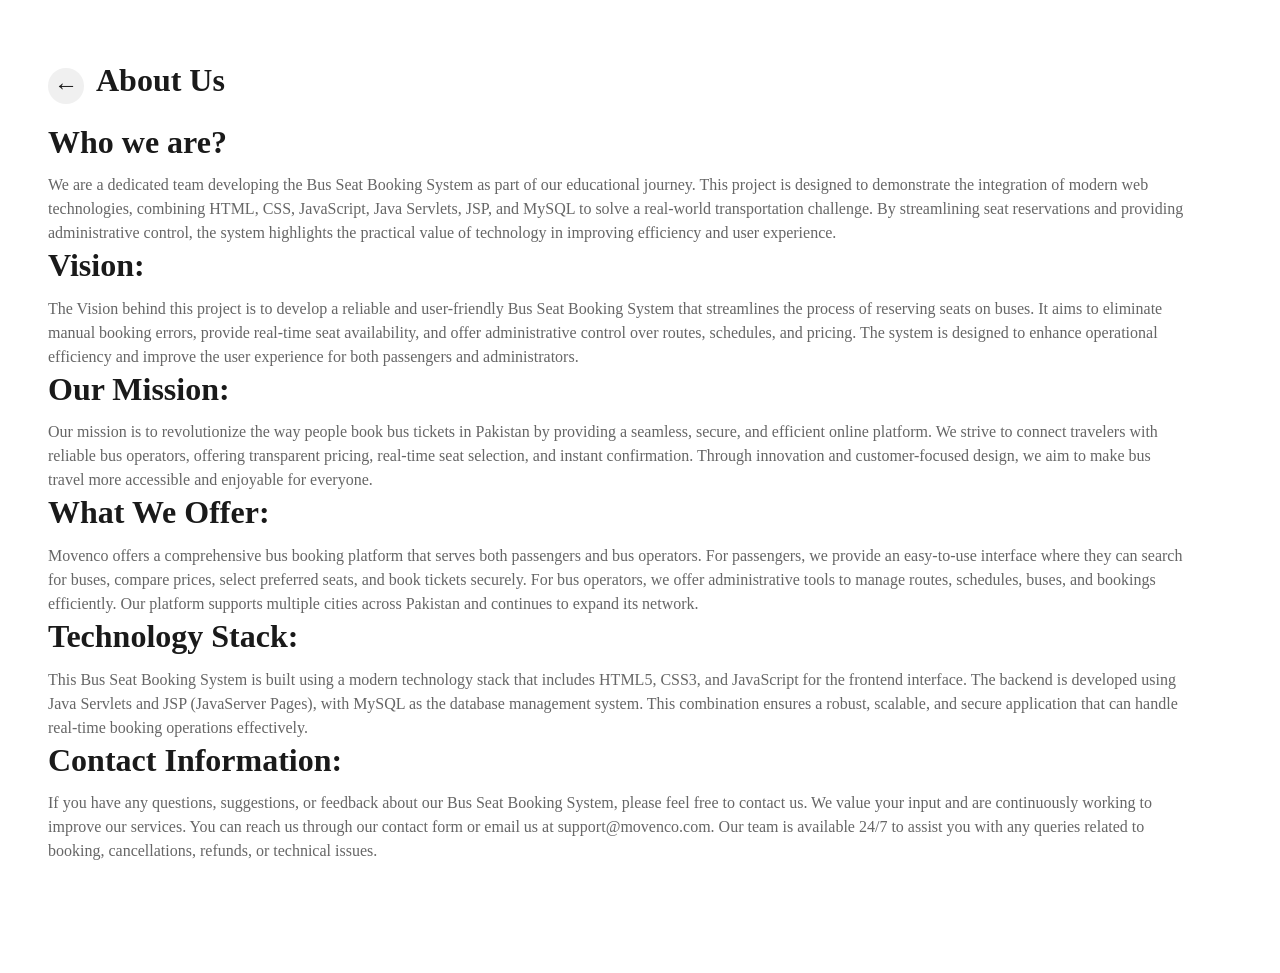
<file: about.html>
<!DOCTYPE html>
<html lang="en">
<head>
  <meta charset="UTF-8">
  <meta name="viewport" content="width=device-width, initial-scale=1.0">
  <title>About Movenco</title>
  <link rel="icon" href="images/favlogo.png" type="image/png" sizes="50x50">
  <link rel="icon" href="images/favlogo.png" type="image/png" sizes="25x25">
  <link rel="apple-touch-icon" href="images/favlogo.png">
  <link rel="stylesheet" href="css/about.css">
</head>
<body>
<div class="about-section">
    <div class="back-button-container">
        <a href="javascript:history.back()" class="back-button" title="Go Back">&#8592;</a>
        <h1 class="about-heading">About Us</h1>
    </div>
    
    <h1 class="about-heading">Who we are?</h1>
    <p class="about-para">We are a dedicated team developing the Bus Seat Booking System as part of our educational journey. This project is designed to demonstrate the integration of modern web technologies, combining HTML, CSS, JavaScript, Java Servlets, JSP, and MySQL to solve a real-world transportation challenge. By streamlining seat reservations and providing administrative control, the system highlights the practical value of technology in improving efficiency and user experience.</p>
    
    <h1 class="about-heading">Vision:</h1>
    <p class="about-para">The Vision behind this project is to develop a reliable and user-friendly Bus Seat Booking System that streamlines the process of reserving seats on buses. It aims to eliminate manual booking errors, provide real-time seat availability, and offer administrative control over routes, schedules, and pricing. The system is designed to enhance operational efficiency and improve the user experience for both passengers and administrators.</p>
    
    <h1 class="about-heading">Our Mission:</h1>
    <p class="about-para">Our mission is to revolutionize the way people book bus tickets in Pakistan by providing a seamless, secure, and efficient online platform. We strive to connect travelers with reliable bus operators, offering transparent pricing, real-time seat selection, and instant confirmation. Through innovation and customer-focused design, we aim to make bus travel more accessible and enjoyable for everyone.</p>
    
    <h1 class="about-heading">What We Offer:</h1>
    <p class="about-para">Movenco offers a comprehensive bus booking platform that serves both passengers and bus operators. For passengers, we provide an easy-to-use interface where they can search for buses, compare prices, select preferred seats, and book tickets securely. For bus operators, we offer administrative tools to manage routes, schedules, buses, and bookings efficiently. Our platform supports multiple cities across Pakistan and continues to expand its network.</p>
    
    <h1 class="about-heading">Technology Stack:</h1>
    <p class="about-para">This Bus Seat Booking System is built using a modern technology stack that includes HTML5, CSS3, and JavaScript for the frontend interface. The backend is developed using Java Servlets and JSP (JavaServer Pages), with MySQL as the database management system. This combination ensures a robust, scalable, and secure application that can handle real-time booking operations effectively.</p>
    
    <h1 class="about-heading">Contact Information:</h1>
    <p class="about-para">If you have any questions, suggestions, or feedback about our Bus Seat Booking System, please feel free to contact us. We value your input and are continuously working to improve our services. You can reach us through our contact form or email us at support@movenco.com. Our team is available 24/7 to assist you with any queries related to booking, cancellations, refunds, or technical issues.</p>
  </div>
</body>
</html>
</file>
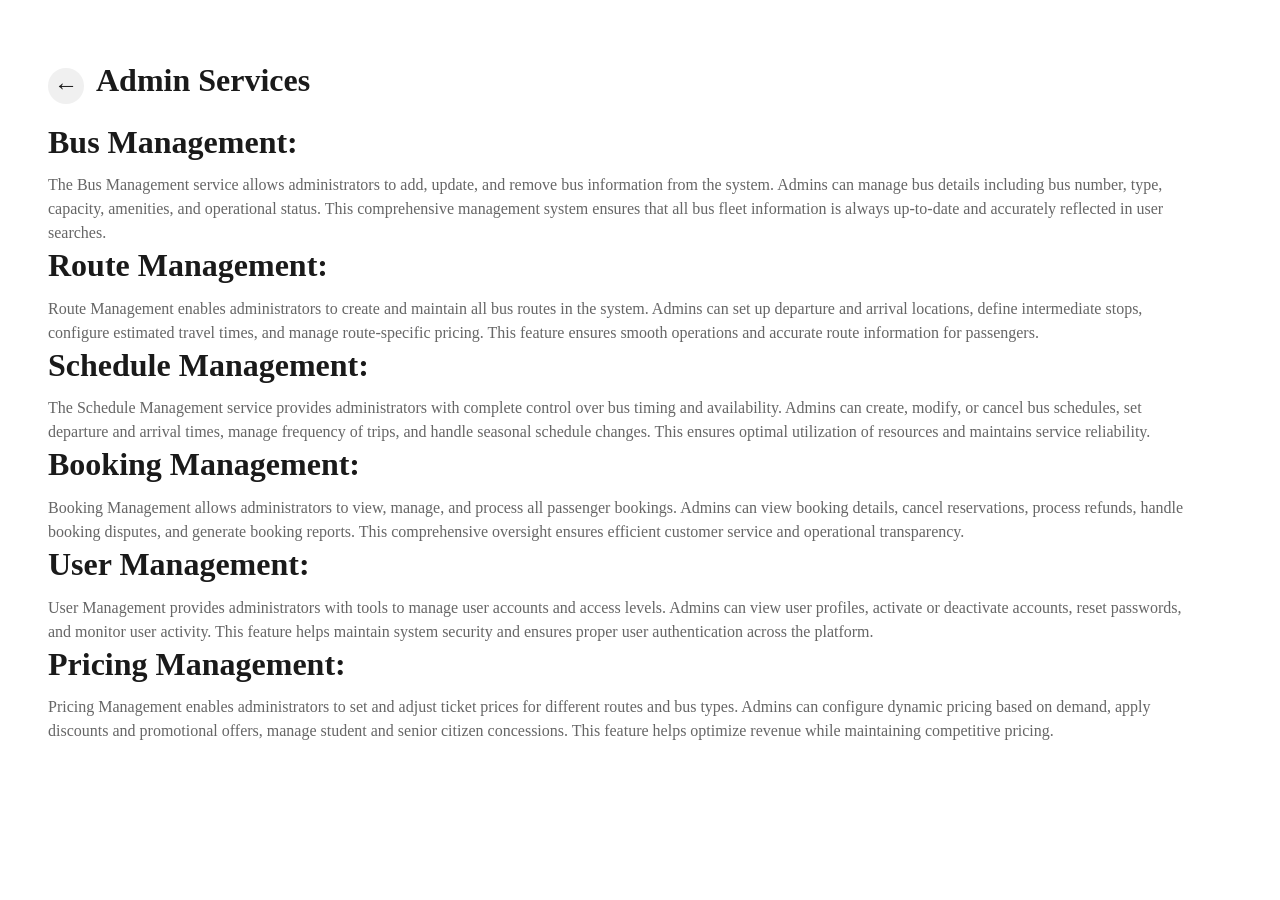
<file: admin_services.html>
<!DOCTYPE html>
<html lang="en">
<head>
  <meta charset="UTF-8">
  <meta name="viewport" content="width=device-width, initial-scale=1.0">
  <title>Admin Services - Movenco</title>
  <link rel="icon" href="images/favlogo.png" type="image/png" sizes="50x50">
  <link rel="icon" href="images/favlogo.png" type="image/png" sizes="25x25">
  <link rel="apple-touch-icon" href="images/favlogo.png">
  <link rel="stylesheet" href="css/about.css">
</head>
<body>
  <div class="about-section">
    <div class="back-button-container">
      <a href="javascript:history.back()" class="back-button" title="Go Back">&#8592;</a>
      <h1 class="about-heading">Admin Services</h1>
    </div>
    
    <h2 class="about-heading">Bus Management:</h2>
    <p class="about-para">The Bus Management service allows administrators to add, update, and remove bus information from the system. Admins can manage bus details including bus number, type, capacity, amenities, and operational status. This comprehensive management system ensures that all bus fleet information is always up-to-date and accurately reflected in user searches.</p>
    
    <h2 class="about-heading">Route Management:</h2>
    <p class="about-para">Route Management enables administrators to create and maintain all bus routes in the system. Admins can set up departure and arrival locations, define intermediate stops, configure estimated travel times, and manage route-specific pricing. This feature ensures smooth operations and accurate route information for passengers.</p>
    
    <h2 class="about-heading">Schedule Management:</h2>
    <p class="about-para">The Schedule Management service provides administrators with complete control over bus timing and availability. Admins can create, modify, or cancel bus schedules, set departure and arrival times, manage frequency of trips, and handle seasonal schedule changes. This ensures optimal utilization of resources and maintains service reliability.</p>
    
    <h2 class="about-heading">Booking Management:</h2>
    <p class="about-para">Booking Management allows administrators to view, manage, and process all passenger bookings. Admins can view booking details, cancel reservations, process refunds, handle booking disputes, and generate booking reports. This comprehensive oversight ensures efficient customer service and operational transparency.</p>
    
    <h2 class="about-heading">User Management:</h2>
    <p class="about-para">User Management provides administrators with tools to manage user accounts and access levels. Admins can view user profiles, activate or deactivate accounts, reset passwords, and monitor user activity. This feature helps maintain system security and ensures proper user authentication across the platform.</p>
    
    <h2 class="about-heading">Pricing Management:</h2>
    <p class="about-para">Pricing Management enables administrators to set and adjust ticket prices for different routes and bus types. Admins can configure dynamic pricing based on demand, apply discounts and promotional offers, manage student and senior citizen concessions. This feature helps optimize revenue while maintaining competitive pricing.</p>
  </div>
</body>
</html>
</file>
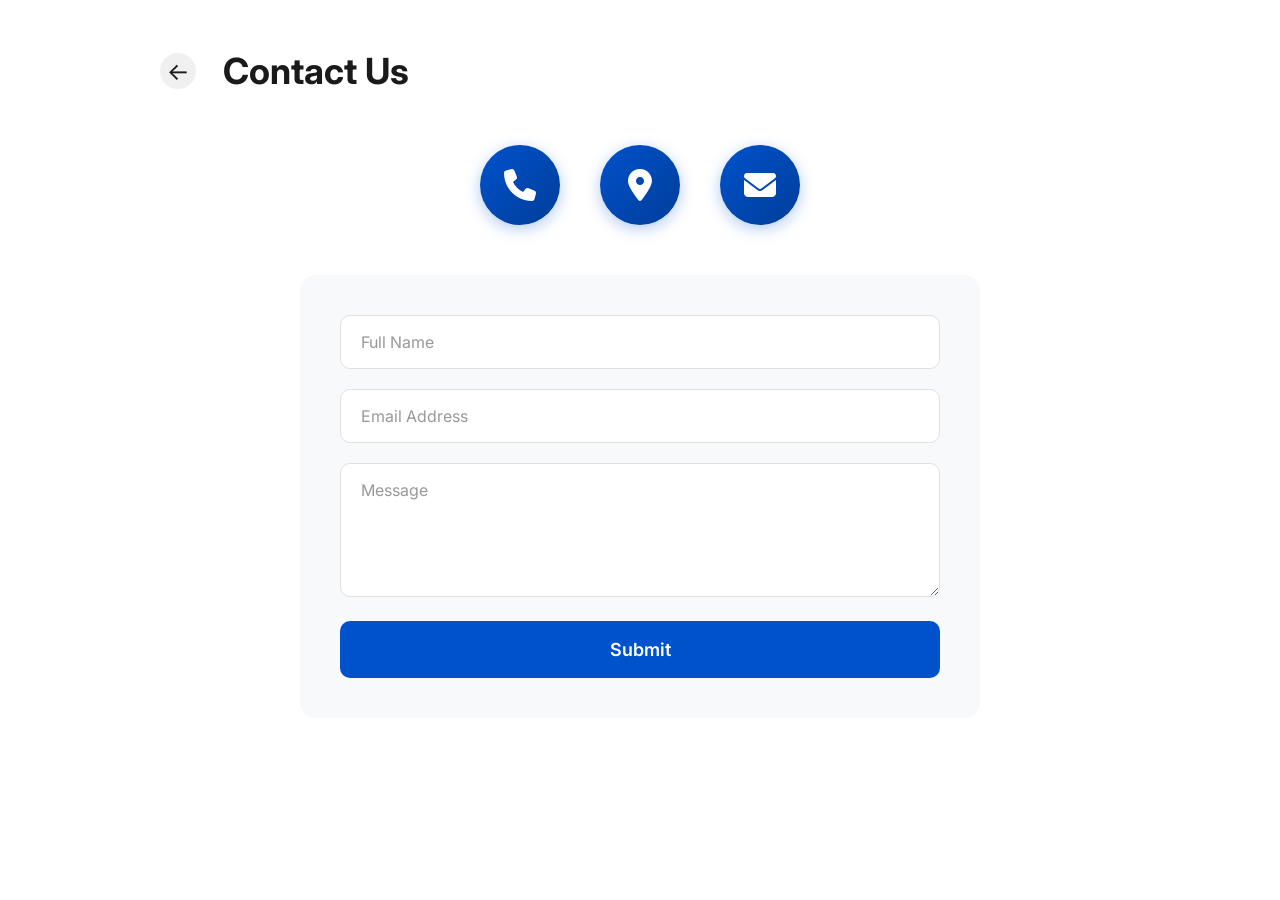
<file: contact.html>
<!DOCTYPE html>
<html lang="en">
<head>
  <meta charset="UTF-8">
  <meta name="viewport" content="width=device-width, initial-scale=1.0">
  <title>Contact Us</title>
  <link rel="icon" href="images/favlogo.png" type="image/png" sizes="50x50">
  <link rel="icon" href="images/favlogo.png" type="image/png" sizes="25x25">
  <link rel="apple-touch-icon" href="images/favlogo.png">
  <link rel="stylesheet" href="css/about.css">
  <link rel="stylesheet" href="css/contact.css">
  <link rel="stylesheet" href="https://cdnjs.cloudflare.com/ajax/libs/font-awesome/6.4.0/css/all.min.css">
  <script src="js/contact.js" defer></script>
</head>
<body>
  <div class="about-section">
    <div class="back-button-container">
      <a href="javascript:history.back()" class="back-button" title="Go Back">&#8592;</a>
      <h1 class="about-heading">Contact Us</h1>
    </div>
    
    <!-- Contact Icons Only -->
    <div class="contact-icons-wrapper">
      <div class="contact-icon-item">
        <div class="contact-icon-circle">
          <i class="fas fa-phone"></i>
        </div>
      </div>
      
      <div class="contact-icon-item">
        <div class="contact-icon-circle">
          <i class="fas fa-map-marker-alt"></i>
        </div>
      </div>
      
      <div class="contact-icon-item">
        <div class="contact-icon-circle">
          <i class="fas fa-envelope"></i>
        </div>
      </div>
    </div>
    <!-- Contact Form -->
    <div class="contact-form-wrapper">
  <form id="contactForm" action="https://formspree.io/f/xvzldnlo" method="POST">

    <div class="form-group-contact">
      <input type="text" id="fullName" name="fullName" placeholder="Full Name" required>
    </div>
    
    <div class="form-group-contact">
      <input type="email" id="emailAddress" name="emailAddress" placeholder="Email Address" required>
    </div>
    
    <div class="form-group-contact">
      <textarea id="message" name="message" placeholder="Message" rows="5" required></textarea>
    </div>

    <!-- Optional hidden fields -->
    <input type="hidden" name="_subject" value="New Contact Form Submission">
    <!-- After submit redirect (optional). Remove this if you don't want redirect -->
    <!-- spam protection -->
    <input type="text" name="_gotcha" style="display:none" tabindex="-1" autocomplete="off">

    <button type="submit" class="submit-btn">Submit</button>
  </form>
</div>

    </div>
  </div>
</body>
</html>
</file>
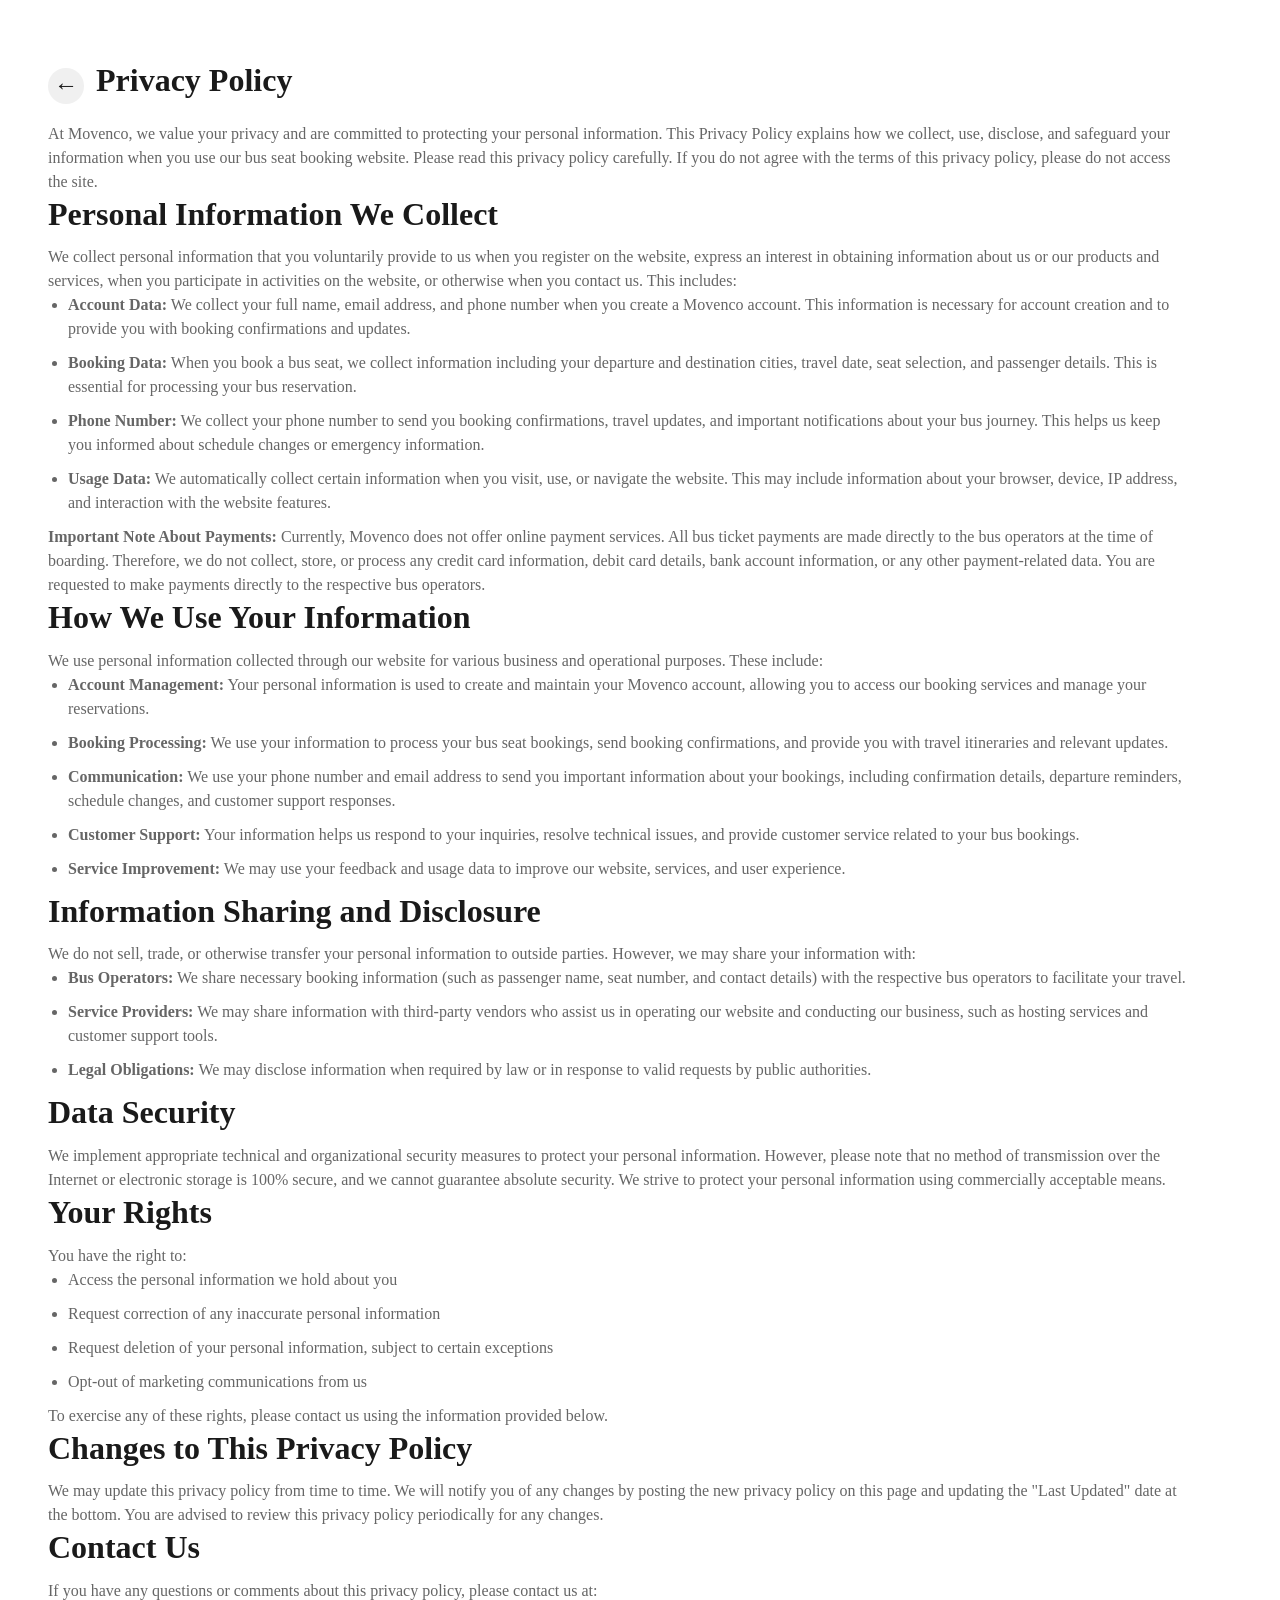
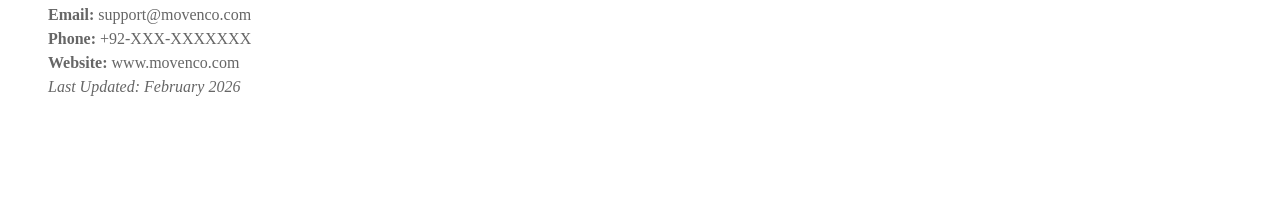
<file: privacy.html>
<!DOCTYPE html>
<html lang="en">
<head>
  <meta charset="UTF-8">
  <meta name="viewport" content="width=device-width, initial-scale=1.0">
  <title>Privacy Policy - Movenco</title>
  <link rel="icon" href="images/favlogo.png" type="image/png" sizes="50x50">
  <link rel="icon" href="images/favlogo.png" type="image/png" sizes="25x25">
  <link rel="apple-touch-icon" href="images/favlogo.png">
  <link rel="stylesheet" href="css/about.css">
</head>
<body>
  <div class="about-section">
    <div class="back-button-container">
      <a href="javascript:history.back()" class="back-button" title="Go Back">&#8592;</a>
      <h1 class="about-heading">Privacy Policy</h1>
    </div>
    
    <p class="about-para">At Movenco, we value your privacy and are committed to protecting your personal information. This Privacy Policy explains how we collect, use, disclose, and safeguard your information when you use our bus seat booking website. Please read this privacy policy carefully. If you do not agree with the terms of this privacy policy, please do not access the site.</p>
    
    <h2 class="about-heading">Personal Information We Collect</h2>
    <p class="about-para">We collect personal information that you voluntarily provide to us when you register on the website, express an interest in obtaining information about us or our products and services, when you participate in activities on the website, or otherwise when you contact us. This includes:</p>
    <ul class="about-para" style="margin-left: 20px;">
      <li style="margin-bottom: 10px;"><strong>Account Data:</strong> We collect your full name, email address, and phone number when you create a Movenco account. This information is necessary for account creation and to provide you with booking confirmations and updates.</li>
      <li style="margin-bottom: 10px;"><strong>Booking Data:</strong> When you book a bus seat, we collect information including your departure and destination cities, travel date, seat selection, and passenger details. This is essential for processing your bus reservation.</li>
      <li style="margin-bottom: 10px;"><strong>Phone Number:</strong> We collect your phone number to send you booking confirmations, travel updates, and important notifications about your bus journey. This helps us keep you informed about schedule changes or emergency information.</li>
      <li style="margin-bottom: 10px;"><strong>Usage Data:</strong> We automatically collect certain information when you visit, use, or navigate the website. This may include information about your browser, device, IP address, and interaction with the website features.</li>
    </ul>
    <p class="about-para"><strong>Important Note About Payments:</strong> Currently, Movenco does not offer online payment services. All bus ticket payments are made directly to the bus operators at the time of boarding. Therefore, we do not collect, store, or process any credit card information, debit card details, bank account information, or any other payment-related data. You are requested to make payments directly to the respective bus operators.</p>

    <h2 class="about-heading">How We Use Your Information</h2>
    <p class="about-para">We use personal information collected through our website for various business and operational purposes. These include:</p>
    <ul class="about-para" style="margin-left: 20px;">
      <li style="margin-bottom: 10px;"><strong>Account Management:</strong> Your personal information is used to create and maintain your Movenco account, allowing you to access our booking services and manage your reservations.</li>
      <li style="margin-bottom: 10px;"><strong>Booking Processing:</strong> We use your information to process your bus seat bookings, send booking confirmations, and provide you with travel itineraries and relevant updates.</li>
      <li style="margin-bottom: 10px;"><strong>Communication:</strong> We use your phone number and email address to send you important information about your bookings, including confirmation details, departure reminders, schedule changes, and customer support responses.</li>
      <li style="margin-bottom: 10px;"><strong>Customer Support:</strong> Your information helps us respond to your inquiries, resolve technical issues, and provide customer service related to your bus bookings.</li>
      <li style="margin-bottom: 10px;"><strong>Service Improvement:</strong> We may use your feedback and usage data to improve our website, services, and user experience.</li>
    </ul>

    <h2 class="about-heading">Information Sharing and Disclosure</h2>
    <p class="about-para">We do not sell, trade, or otherwise transfer your personal information to outside parties. However, we may share your information with:</p>
    <ul class="about-para" style="margin-left: 20px;">
      <li style="margin-bottom: 10px;"><strong>Bus Operators:</strong> We share necessary booking information (such as passenger name, seat number, and contact details) with the respective bus operators to facilitate your travel.</li>
      <li style="margin-bottom: 10px;"><strong>Service Providers:</strong> We may share information with third-party vendors who assist us in operating our website and conducting our business, such as hosting services and customer support tools.</li>
      <li style="margin-bottom: 10px;"><strong>Legal Obligations:</strong> We may disclose information when required by law or in response to valid requests by public authorities.</li>
    </ul>

    <h2 class="about-heading">Data Security</h2>
    <p class="about-para">We implement appropriate technical and organizational security measures to protect your personal information. However, please note that no method of transmission over the Internet or electronic storage is 100% secure, and we cannot guarantee absolute security. We strive to protect your personal information using commercially acceptable means.</p>

    <h2 class="about-heading">Your Rights</h2>
    <p class="about-para">You have the right to:</p>
    <ul class="about-para" style="margin-left: 20px;">
      <li style="margin-bottom: 10px;">Access the personal information we hold about you</li>
      <li style="margin-bottom: 10px;">Request correction of any inaccurate personal information</li>
      <li style="margin-bottom: 10px;">Request deletion of your personal information, subject to certain exceptions</li>
      <li style="margin-bottom: 10px;">Opt-out of marketing communications from us</li>
    </ul>
    <p class="about-para">To exercise any of these rights, please contact us using the information provided below.</p>

    <h2 class="about-heading">Changes to This Privacy Policy</h2>
    <p class="about-para">We may update this privacy policy from time to time. We will notify you of any changes by posting the new privacy policy on this page and updating the "Last Updated" date at the bottom. You are advised to review this privacy policy periodically for any changes.</p>

    <h2 class="about-heading">Contact Us</h2>
    <p class="about-para">If you have any questions or comments about this privacy policy, please contact us at:</p>
    <p class="about-para"><strong>Email:</strong> support@movenco.com<br>
    <strong>Phone:</strong> +92-XXX-XXXXXXX<br>
    <strong>Website:</strong> www.movenco.com</p>

    <p class="about-para" style="color: #666666;"><em>Last Updated: February 2026</em></p>
  </div>
</body>
</html>
</file>
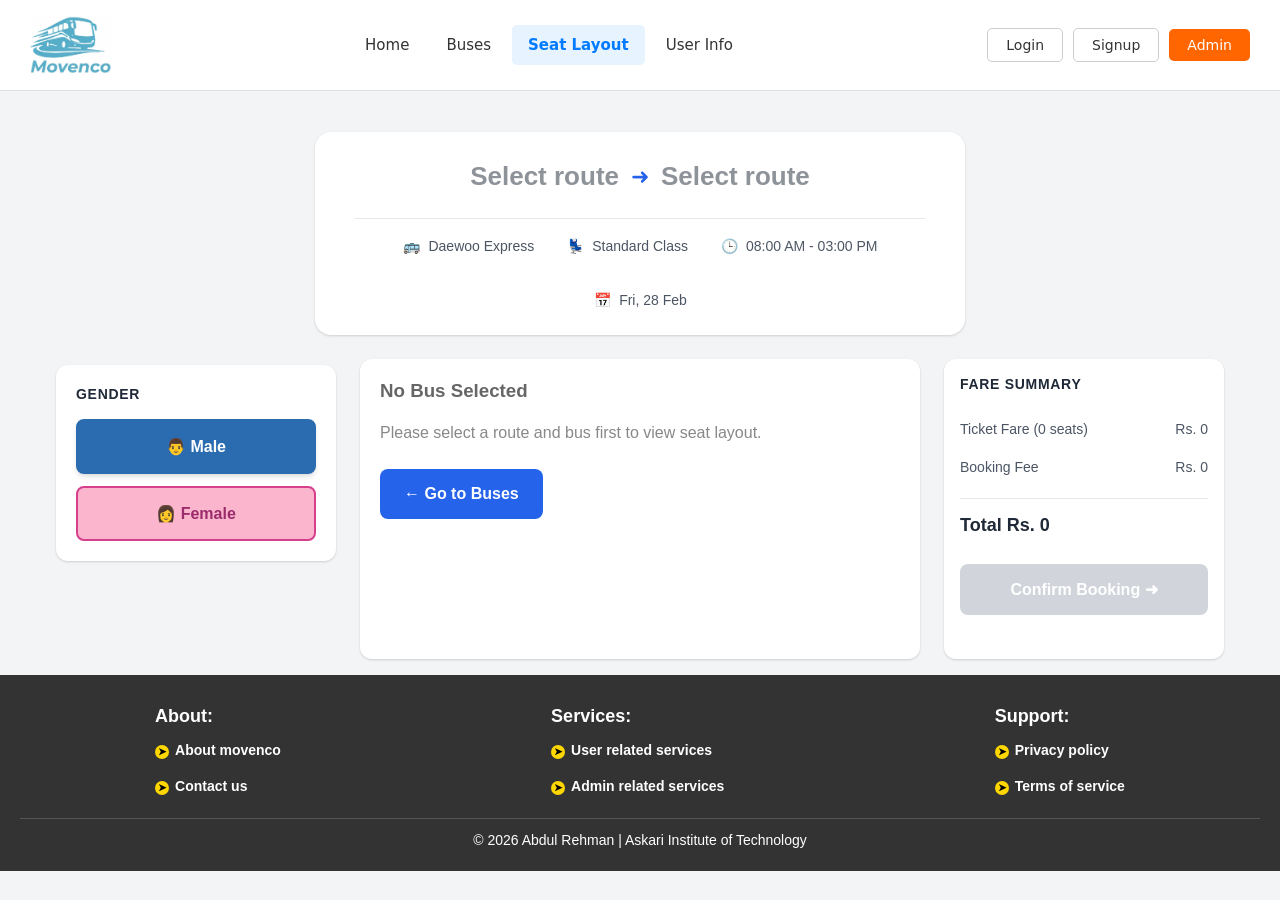
<file: Selection.html>
<!DOCTYPE html>
<html lang="en">
<head>
  <meta charset="UTF-8">
  <meta name="viewport" content="width=device-width, initial-scale=1.0">
  <title>Seat Selection - Movenco</title>
  <link rel="icon" href="images/favlogo.png" type="image/png" sizes="50x50">
<link rel="stylesheet" href="css/style.css">
<link rel="stylesheet" href="css/selection.css">
  <script src="js/script.js" defer></script>
  <script src="js/selection.js" defer></script>

  <!-- Header -->
  <header id="mainHeader">
    <div class="logo">
      <img src="images/logo.png" alt="Bus Logo" class="logo-img">
    </div>
    <nav class="main-nav">
      <a href="index.html" class="nav-link">Home</a>
      <a href="Buses.html" class="nav-link">Buses</a>
      <a href="Selection.html" class="nav-link active">Seat Layout</a>
      <a href="Userinfo.html" class="nav-link">User Info</a>
    </nav>
    <nav>
      <button id="loginBtn" onclick="openModal('loginModal')">Login</button>
      <button id="signupBtn" onclick="openModal('signupModal')">Signup</button>
      <button id="adminBtn" onclick="openModal('adminModal')">Admin</button>

    </nav>
  </header>


  <div class="container">


    <!-- Page Actions -->
    <!-- Back link removed as requested -->


    <!-- Route Header -->
    <div class="route-header">
      <div class="route-primary">
        <span class="route-text route-from" id="route-from" style="opacity: 0.5;">Select route</span>
        <span class="route-arrow">➜</span>
        <span class="route-text route-to" id="route-to" style="opacity: 0.5;">Select route</span>
      </div>
        <div class="route-secondary">
        <div class="route-detail">
          <span class="route-icon">🚌</span><span class="bus-name" id="bus-name">Daewoo Express</span>
        </div>
        <div class="route-detail">
          <span class="route-icon">💺</span><span>Standard Class</span>
        </div>
        <div class="route-detail">
          <span class="route-icon">🕒</span><span class="bus-time" id="bus-time">08:00 AM - 03:00 PM</span>
        </div>
        <div class="route-detail">
          <span class="route-icon">📅</span><span class="bus-date" id="bus-date">Fri, 28 Feb</span>
        </div>
      </div>
    </div>

    <!-- Main Layout -->
    <div class="main-grid">
      <!-- Sidebar Left -->
      <div class="space-y-4">

        <div class="panel">
          <h3 class="panel-title">Gender</h3>
          <div class="btn-group">
            <button class="selection-btn active btn-male" data-gender="male">👨 Male</button>
            <button class="selection-btn btn-female" data-gender="female">👩 Female</button>
          </div>
        </div>
      </div>

      <!-- Seat Map -->
      <div class="bus-layout">
        <h2 class="layout-title">Coach (Lower Deck)</h2>
        <div class="seat-rows"></div>
      </div>

      <!-- Summary -->
      <div class="summary-panel">
        <h3 class="summary-title">Fare Summary</h3>
        <div class="fare-row">
          <span>Ticket Fare (<span class="selected-count">0</span> <span class="seats-suffix">seats</span>)</span>
          <span>Rs. <span class="ticket-fare">0</span></span>
        </div>
<div class="fare-row">Booking Fee <span>Rs. 0</span></div>
        <div class="fare-total">
          <span>Total</span>
          <span>Rs. <span class="total-fare">0</span></span>
        </div>
        <button class="confirm-btn" disabled>Confirm Booking ➜</button>
      </div>
    </div>
  </div>

  <!-- Seat Conflict Modal -->
  <div class="seat-conflict-overlay">
    <div class="seat-conflict-card">
      <div class="seat-conflict-icon">⚠️</div>
      <h3 class="seat-conflict-title">Seat Conflict</h3>
      <p class="seat-conflict-text">Cannot select adjacent opposite gender seat for privacy.</p>
      <button class="btn-primary seat-conflict-close">OK</button>
    </div>
  </div>

  <!-- Footer -->
  <footer>
    <div class="footer-container">
      <div class="footer-section">
        <h4>About:</h4>
        <ul class="footer-list">
          <li><a href="about.html" class="footer-link">About movenco</a></li>
          <li><a href="contact.html" class="footer-link">Contact us</a></li>
        </ul>
      </div>
      <div class="footer-section">
        <h4>Services:</h4>
        <ul class="footer-list">
          <li><a href="user_services.html" class="footer-link">User related services</a></li>
          <li><a href="admin_services.html" class="footer-link">Admin related services</a></li>
        </ul>
      </div>
      <div class="footer-section">
        <h4>Support:</h4>
        <ul class="footer-list">
          <li><a href="privacy.html" class="footer-link">Privacy policy</a></li>
          <li><a href="terms.html" class="footer-link">Terms of service</a></li>
        </ul>
      </div>
    </div>
    <div class="footer-bottom">
      <p>© 2026 Abdul Rehman | Askari Institute of Technology</p>
    </div>
  </footer>

  <!-- HIGH-FIDELITY MODALS from Buses.html -->
  <!-- Login Modal -->
  <div id="loginModal" class="modal-overlay">
    <div class="modal-container">
      <button class="modal-close-btn" onclick="closeModal('loginModal')">
        <svg width="20" height="20" viewBox="0 0 24 24" fill="none" stroke="currentColor" stroke-width="2">
          <line x1="18" y1="6" x2="6" y2="18"></line>
          <line x1="6" y1="6" x2="18" y2="18"></line>
        </svg>
      </button>
      
      <h2 class="modal-title">Welcome Back</h2>
      <p class="modal-subtitle">Sign in to continue your journey</p>
      
      <!-- Error/Success Messages -->
      <div id="loginError" class="modal-error"></div>
      <div id="loginSuccess" class="modal-success"></div>
      
      <form id="loginFormModal">
        <div class="modal-input-group">
          <label for="loginEmailModal">Email Address</label>
          <input type="email" id="loginEmailModal" class="modal-input" placeholder="Enter your email" required>
        </div>
        
        <div class="modal-input-group">
          <label for="loginPasswordModal">Password</label>
          <div class="password-input-wrapper">
            <input type="password" id="loginPasswordModal" class="modal-input" placeholder="Enter your password" required>
            <button type="button" class="password-toggle" onclick="togglePassword('loginPasswordModal')">
              <svg width="20" height="20" viewBox="0 0 24 24" fill="none" stroke="currentColor" stroke-width="2">
                <path d="M1 12s4-8 11-8 11 8 11 8-4 8-11 8-11-8-11-8z"></path>
                <circle cx="12" cy="12" r="3"></circle>
              </svg>
            </button>
          </div>
        </div>
        
        <div class="modal-options">
          <label class="remember-me">
            <input type="checkbox" id="rememberMe">
            <span>Remember me</span>
          </label>
          <a href="#" class="forgot-password">Forgot password?</a>
        </div>
        
        <button type="submit" class="modal-submit-btn">Sign In</button>
      </form>
      
      <div class="modal-divider">
        <span>or continue with</span>
      </div>
      
      <!-- Social Login Buttons -->
      <button class="social-btn google-btn" onclick="handleGoogleLogin()">
        <svg viewBox="0 0 24 24" width="24" height="24">
          <path fill="#4285F4" d="M22.56 12.25c0-.78-.07-1.53-.2-2.25H12v4.26h5.92c-.26 1.37-1.04 2.53-2.21 3.31v2.77h3.57c2.08-1.92 3.28-4.74 3.28-8.09z"/>
          <path fill="#34A853" d="M12 23c2.97 0 5.46-.98 7.28-2.66l-3.57-2.77c-.98.66-2.23 1.06-3.71 1.06-2.86 0-5.29-1.93-6.16-4.53H2.18v2.84C3.99 20.53 7.7 23 12 23z"/>
          <path fill="#FBBC05" d="M5.84 14.09c-.22-.66-.35-1.36-.35-2.09s.13-1.43.35-2.09V7.07H2.18C1.43 8.55 1 10.22 1 12s.43 3.45 1.18 4.93l2.85-2.22.81-.62z"/>
          <path fill="#EA4335" d="M12 5.38c1.62 0 3.06.56 4.21 1.64l3.15-3.15C17.45 2.09 14.97 1 12 1 7.7 1 3.99 3.47 2.18 7.07l3.66 2.84c.87-2.6 3.3-4.53 6.16-4.53z"/>
        </svg>
        Continue with Google
      </button>
      
      <button class="social-btn facebook-btn" onclick="handleFacebookLogin()">
        <svg viewBox="0 0 24 24" width="24" height="24" fill="white">
          <path d="M24 12.073c0-6.627-5.373-12-12-12s-12 5.373-12 12c0 5.99 4.388 10.954 10.125 11.854v-8.385H7.078v-3.47h3.047V9.43c0-3.007 1.792-4.669 4.533-4.669 1.312 0 2.686.235 2.686.235v2.953H15.83c-1.491 0-1.956.925-1.956 1.874v2.25h3.328l-.532 3.47h-2.796v8.385C19.612 23.027 24 18.062 24 12.073z"/>
        </svg>
        Continue with Facebook
      </button>
      
      <p class="modal-switch-text">
        Don't have an account? <a onclick="switchModal('loginModal', 'signupModal')">Sign up</a>
      </p>
    </div>
  </div>

  <!-- Signup Modal -->
  <div id="signupModal" class="modal-overlay">
    <div class="modal-container">
      <button class="modal-close-btn" onclick="closeModal('signupModal')">
        <svg width="20" height="20" viewBox="0 0 24 24" fill="none" stroke="currentColor" stroke-width="2">
          <line x1="18" y1="6" x2="6" y2="18"></line>
          <line x1="6" y1="6" x2="18" y2="18"></line>
        </svg>
      </button>
      
      <h2 class="modal-title">Welcome to Bookme</h2>
      <p class="modal-subtitle">Please Provide details below to register your account</p>
      
      <!-- Error/Success Messages -->
      <div id="signupError" class="modal-error"></div>
      <div id="signupSuccess" class="modal-success"></div>
      
      <form id="signupFormModal">
        <div class="modal-input-group">
          <label for="signupNameModal">Full Name</label>
          <input type="text" id="signupNameModal" class="modal-input" placeholder="Enter your full name" required>
        </div>
        
        <div class="modal-input-group">
          <label for="signupEmailModal">Email Address</label>
          <input type="email" id="signupEmailModal" class="modal-input" placeholder="Enter your email" required>
        </div>
        
        <div class="modal-input-group">
          <label for="signupPhoneModal">Phone Number</label>
          <input type="tel" id="signupPhoneModal" class="modal-input" placeholder="Enter your phone number" required>
        </div>
        
        <div class="modal-input-group">
          <label for="signupPasswordModal">Password</label>
          <div class="password-input-wrapper">
            <input type="password" id="signupPasswordModal" class="modal-input" placeholder="Enter Password" required minlength="6">
            <button type="button" class="password-toggle" onclick="togglePassword('signupPasswordModal')">
              <svg width="20" height="20" viewBox="0 0 24 24" fill="none" stroke="currentColor" stroke-width="2">
                <path d="M1 12s4-8 11-8 11 8 11 8-4 8-11 8-11-8-11-8z"></path>
                <circle cx="12" cy="12" r="3"></circle>
              </svg>
            </button>
          </div>
        </div>
        
        <div class="modal-input-group">
          <label for="signupConfirmPasswordModal">Confirm Password</label>
          <div class="password-input-wrapper">
            <input type="password" id="signupConfirmPasswordModal" class="modal-input" placeholder="Confirm Password" required>
            <button type="button" class="password-toggle" onclick="togglePassword('signupConfirmPasswordModal')">
              <svg width="20" height="20" viewBox="0 0 24 24" fill="none" stroke="currentColor" stroke-width="2">
                <path d="M1 12s4-8 11-8 11 8 11 8-4 8-11 8-11-8-11-8z"></path>
                <circle cx="12" cy="12" r="3"></circle>
              </svg>
            </button>
          </div>
        </div>
        
        <button type="submit" class="modal-submit-btn">Sign Up</button>
      </form>
      
      <div class="modal-divider">
        <span>or continue with</span>
      </div>
      
      <!-- Social Login Buttons -->
      <button class="social-btn google-btn" onclick="handleGoogleLogin()">
        <svg viewBox="0 0 24 24" width="24" height="24">
          <path fill="#4285F4" d="M22.56 12.25c0-.78-.07-1.53-.2-2.25H12v4.26h5.92c-.26 1.37-1.04 2.53-2.21 3.31v2.77h3.57c2.08-1.92 3.28-4.74 3.28-8.09z"/>
          <path fill="#34A853" d="M12 23c2.97 0 5.46-.98 7.28-2.66l-3.57-2.77c-.98.66-2.23 1.06-3.71 1.06-2.86 0-5.29-1.93-6.16-4.53H2.18v2.84C3.99 20.53 7.7 23 12 23z"/>
          <path fill="#FBBC05" d="M5.84 14.09c-.22-.66-.35-1.36-.35-2.09s.13-1.43.35-2.09V7.07H2.18C1.43 8.55 1 10.22 1 12s.43 3.45 1.18 4.93l2.85-2.22.81-.62z"/>
          <path fill="#EA4335" d="M12 5.38c1.62 0 3.06.56 4.21 1.64l3.15-3.15C17.45 2.09 14.97 1 12 1 7.7 1 3.99 3.47 2.18 7.07l3.66 2.84c.87-2.6 3.3-4.53 6.16-4.53z"/>
        </svg>
        Continue with Google
      </button>
      
      <button class="social-btn facebook-btn" onclick="handleFacebookLogin()">
        <svg viewBox="0 0 24 24" width="24" height="24" fill="white">
          <path d="M24 12.073c0-6.627-5.373-12-12-12s-12 5.373-12 12c0 5.99 4.388 10.954 10.125 11.854v-8.385H7.078v-3.47h3.047V9.43c0-3.007 1.792-4.669 4.533-4.669 1.312 0 2.686.235 2.686.235v2.953H15.83c-1.491 0-1.956.925-1.956 1.874v2.25h3.328l-.532 3.47h-2.796v8.385C19.612 23.027 24 18.062 24 12.073z"/>
        </svg>
        Continue with Facebook
      </button>
      
      <p class="modal-switch-text">
        Already have an account? <a onclick="switchModal('signupModal', 'loginModal')">Sign in</a>
      </p>
    </div>
  </div>

  <!-- Admin Login Modal -->
  <div id="adminModal" class="modal-overlay admin-modal">
    <div class="modal-container">
      <button class="modal-close-btn" onclick="closeModal('adminModal')">
        <svg width="20" height="20" viewBox="0 0 24 24" fill="none" stroke="currentColor" stroke-width="2">
          <line x1="18" y1="6" x2="6" y2="18"></line>
          <line x1="6" y1="6" x2="18" y2="18"></line>
        </svg>
      </button>
      
      <h2 class="modal-title">Admin Login</h2>
      <p class="modal-subtitle">Access the admin dashboard</p>
      
      <!-- Error/Success Messages -->
      <div id="adminError" class="modal-error"></div>
      <div id="adminSuccess" class="modal-success"></div>
      
      <form id="adminFormModal">
        <div class="modal-input-group">
          <label for="adminUsernameModal">Username</label>
          <input type="text" id="adminUsernameModal" class="modal-input" placeholder="Enter admin username" required>
        </div>
        
        <div class="modal-input-group">
          <label for="adminPasskeyModal">Passkey</label>
          <div class="password-input-wrapper">
            <input type="password" id="adminPasskeyModal" class="modal-input" placeholder="Enter admin passkey" required>
            <button type="button" class="password-toggle" onclick="togglePassword('adminPasskeyModal')">
              <svg width="20" height="20" viewBox="0 0 24 24" fill="none" stroke="currentColor" stroke-width="2">
                <path d="M1 12s4-8 11-8 11 8 11 8-4 8-11 8-11-8-11-8z"></path>
                <circle cx="12" cy="12" r="3"></circle>
              </svg>
            </button>
          </div>
        </div>
        
        <button type="submit" class="modal-submit-btn">Login as Admin</button>
      </form>
      
      <p class="modal-switch-text">
        <a onclick="switchModal('adminModal', 'loginModal')">Back to User Login</a>
      </p>
    </div>
  </div>

  <!-- HIGH-FIDELITY MODALS from Buses.html END -->
</file>
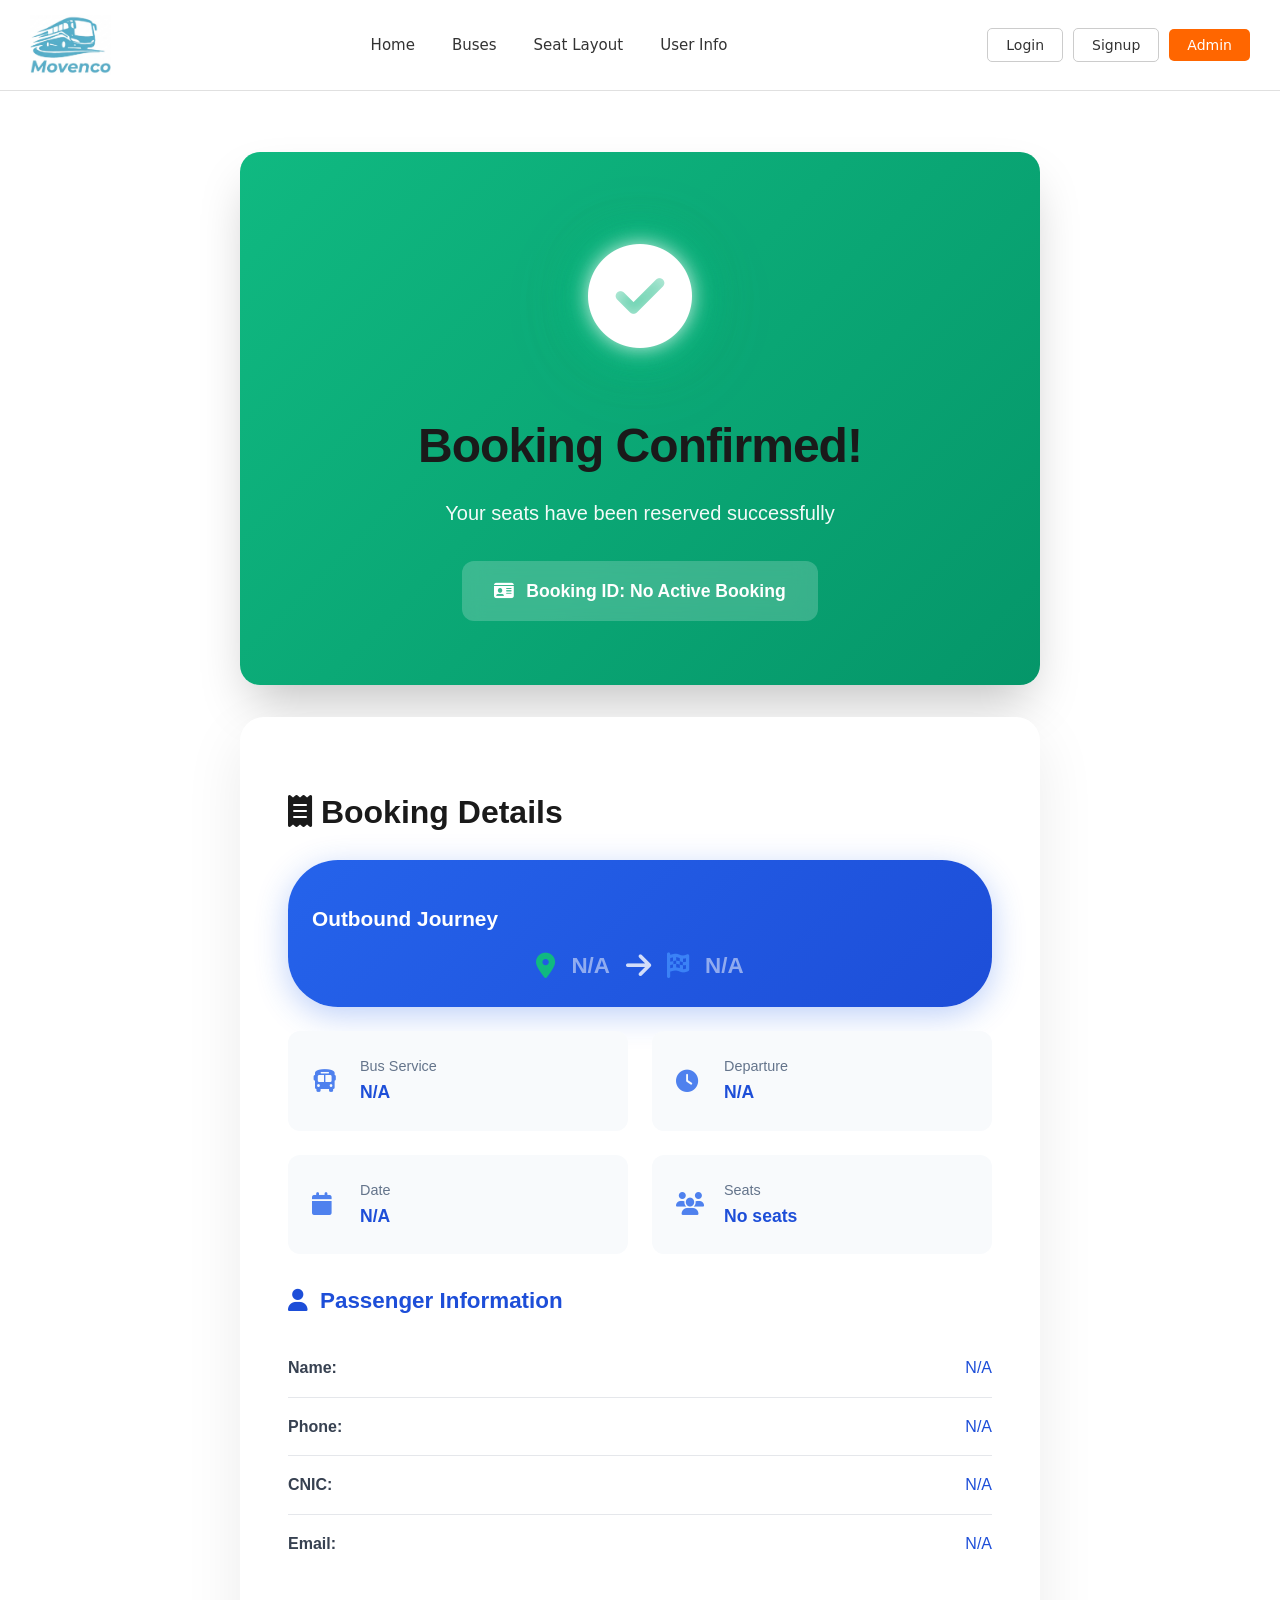
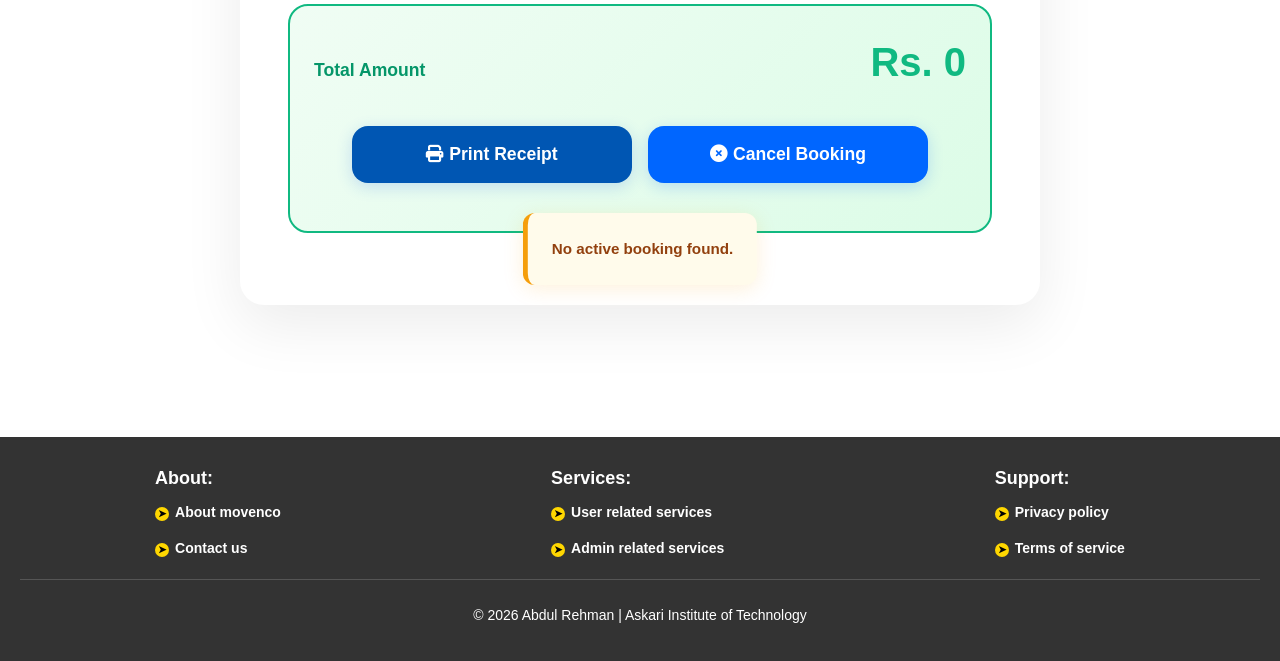
<file: success.html>
<!DOCTYPE html>
<html lang="en">
<head>
  <meta charset="UTF-8">
  <meta name="viewport" content="width=device-width, initial-scale=1.0">
  <title>Booking Successful - Movenco</title>
  <link rel="icon" href="images/favlogo.png" type="image/png" sizes="50x50">
  <link rel="stylesheet" href="https://cdnjs.cloudflare.com/ajax/libs/font-awesome/6.5.1/css/all.min.css">
  <link rel="stylesheet" href="css/style.css">
  <link rel="stylesheet" href="css/success.css">
  <script src="https://accounts.google.com/gsi/client" async defer></script>
  <script src="js/script.js" defer></script>
  <script src="js/success.js" defer></script>
</head>
<body>
  <!-- Header -->
  <header id="mainHeader">
    <div class="logo">
      <img src="images/logo.png" alt="Bus Logo" class="logo-img">
    </div>
    <nav class="main-nav">
      <a href="index.html" class="nav-link">Home</a>
      <a href="Buses.html" class="nav-link">Buses</a>
      <a href="Selection.html" class="nav-link">Seat Layout</a>
      <a href="Userinfo.html" class="nav-link">User Info</a>
    </nav>
    <nav>
      <button id="loginBtn" onclick="openModal('loginModal')">Login</button>
      <button id="signupBtn" onclick="openModal('signupModal')">Signup</button>
      <button id="adminBtn" onclick="openModal('adminModal')">Admin</button>
    </nav>
  </header>

  <!-- Success Container -->
  <div class="success-container">
    <!-- Success Banner -->
    <div class="success-banner">
      <div class="success-icon-large">
        <i class="fas fa-check-circle"></i>
      </div>
      <h1 class="success-title">Booking Confirmed!</h1>
      <p class="success-subtitle">Your seats have been reserved successfully</p>
      <div class="booking-ref">
        <i class="fas fa-id-card"></i>
        <span>Booking ID: <strong id="bookingRef">MOV000000</strong></span>
      </div>
    </div>

    <!-- Booking Summary Card -->
    <div class="summary-card success-summary">
      <h2><i class="fas fa-receipt"></i> Booking Details</h2>
      
      <!-- Outbound Route -->
      <div class="route-section outbound-route">
        <h3 class="route-heading">Outbound Journey</h3>
        <div class="route-line">
          <i class="fas fa-map-marker-alt route-from-icon"></i>
          <span id="successFrom" style="opacity: 0.5;">From</span>
          <i class="fas fa-arrow-right route-arrow"></i>
          <i class="fas fa-flag-checkered route-to-icon"></i>
          <span id="successTo" style="opacity: 0.5;">To</span>
        </div>
      </div>

      <!-- Return Route (hidden by default) -->
      <div class="route-section return-route" id="returnRouteSection" style="display: none;">
        <h3 class="route-heading">Return Journey</h3>
        <div class="route-line">
          <i class="fas fa-map-marker-alt route-from-icon return-from-icon"></i>
          <span id="returnFrom" style="opacity: 0.5;">Return From</span>
          <i class="fas fa-arrow-right route-arrow"></i>
          <i class="fas fa-flag-checkered route-to-icon return-to-icon"></i>
          <span id="returnTo" style="opacity: 0.5;">Return To</span>
        </div>
      </div>

      <div class="details-grid">
        <div class="detail-item">
          <i class="fas fa-bus"></i>
          <div>
            <span class="detail-label">Bus Service</span>
            <span class="detail-value" id="successBus">Daewoo Express</span>
          </div>
        </div>
        <div class="detail-item">
          <i class="fas fa-clock"></i>
          <div>
            <span class="detail-label">Departure</span>
            <span class="detail-value" id="successTime">08:00 AM</span>
          </div>
        </div>
        <div class="detail-item">
          <i class="fas fa-calendar"></i>
          <div>
            <span class="detail-label">Date</span>
            <span class="detail-value" id="successDate">Fri, 28 Feb</span>
          </div>
        </div>
        <div class="detail-item">
          <i class="fas fa-users"></i>
          <div>
            <span class="detail-label">Seats</span>
            <span class="detail-value" id="successSeats">L1, L2</span>
          </div>
        </div>
      </div>

      <!-- Passenger Info -->
      <div class="passenger-section">
        <h3><i class="fas fa-user"></i> Passenger Information</h3>
        <div class="passenger-details">
          <div class="passenger-row">
            <span class="label">Name:</span>
            <span id="passengerName" class="value"></span>
          </div>
          <div class="passenger-row">
            <span class="label">Phone:</span>
            <span id="passengerPhone" class="value"></span>
          </div>
          <div class="passenger-row">
            <span class="label">CNIC:</span>
            <span id="passengerCnic" class="value"></span>
          </div>
          <div class="passenger-row">
            <span class="label">Email:</span>
            <span id="passengerEmail" class="value"></span>
          </div>
        </div>
      </div>

      <!-- Total & Actions -->
      <div class="total-section">
        <div class="total-price-large">
          <span class="total-label">Total Amount</span>
          <span class="total-value" id="successTotal">Rs. 0</span>
        </div>
        <div class="action-buttons">
          <button class="btn-primary btn-large" onclick="printBooking()">
            <i class="fas fa-print"></i> Print Receipt
          </button>
          <button class="btn-cancel blue-btn" onclick="cancelBooking()">
            <i class="fas fa-times-circle"></i> Cancel Booking
          </button>
        </div>
        <div class="expiry-notice">
          <i class="fas fa-clock"></i>
          Complete payment within <span id="countdown">30:00</span> or booking expires.
        </div>
      </div>
    </div>
  </div>

  <!-- Login Modal -->
  <div id="loginModal" class="modal-overlay">
    <div class="modal-container">
      <button class="modal-close-btn" onclick="closeModal('loginModal')">
        <svg width="20" height="20" viewBox="0 0 24 24" fill="none" stroke="currentColor" stroke-width="2">
          <line x1="18" y1="6" x2="6" y2="18"></line>
          <line x1="6" y1="6" x2="18" y2="18"></line>
        </svg>
      </button>
      
      <h2 class="modal-title">Welcome Back</h2>
      <p class="modal-subtitle">Sign in to continue your journey</p>
      
      <div id="loginError" class="modal-error"></div>
      <div id="loginSuccess" class="modal-success"></div>
      
      <form id="loginFormModal">
        <div class="modal-input-group">
          <label for="loginEmailModal">Email Address</label>
          <input type="email" id="loginEmailModal" class="modal-input" placeholder="Enter your email" required>
        </div>
        
        <div class="modal-input-group">
          <label for="loginPasswordModal">Password</label>
          <div class="password-input-wrapper">
            <input type="password" id="loginPasswordModal" class="modal-input" placeholder="Enter your password" required>
            <button type="button" class="password-toggle" onclick="togglePassword('loginPasswordModal')">
              <svg width="20" height="20" viewBox="0 0 24 24" fill="none" stroke="currentColor" stroke-width="2">
                <path d="M1 12s4-8 11-8 11 8 11 8-4 8-11 8-11-8-11-8z"></path>
                <circle cx="12" cy="12" r="3"></circle>
              </svg>
            </button>
          </div>
        </div>
        
        <div class="modal-options">
          <label class="remember-me">
            <input type="checkbox" id="rememberMe">
            <span>Remember me</span>
          </label>
          <a href="#" class="forgot-password">Forgot password?</a>
        </div>
        
        <button type="submit" class="modal-submit-btn">Sign In</button>
      </form>
      
      <div class="modal-divider">
        <span>or continue with</span>
      </div>
      
      <button class="social-btn google-btn" onclick="handleGoogleLogin()">
        <svg viewBox="0 0 24 24" width="24" height="24">
          <path fill="#4285F4" d="M22.56 12.25c0-.78-.07-1.53-.2-2.25H12v4.26h5.92c-.26 1.37-1.04 2.53-2.21 3.31v2.77h3.57c2.08-1.92 3.28-4.74 3.28-8.09z"/>
          <path fill="#34A853" d="M12 23c2.97 0 5.46-.98 7.28-2.66l-3.57-2.77c-.98.66-2.23 1.06-3.71 1.06-2.86 0-5.29-1.93-6.16-4.53H2.18v2.84C3.99 20.53 7.7 23 12 23z"/>
          <path fill="#FBBC05" d="M5.84 14.09c-.22-.66-.35-1.36-.35-2.09s.13-1.43.35-2.09V7.07H2.18C1.43 8.55 1 10.22 1 12s.43 3.45 1.18 4.93l2.85-2.22.81-.62z"/>
          <path fill="#EA4335" d="M12 5.38c1.62 0 3.06.56 4.21 1.64l3.15-3.15C17.45 2.09 14.97 1 12 1 7.7 1 3.99 3.47 2.18 7.07l3.66 2.84c.87-2.6 3.3-4.53 6.16-4.53z"/>
        </svg>
        Sign In with Google
      </button>
      
      <button class="social-btn facebook-btn" onclick="handleFacebookLogin()">
        <svg viewBox="0 0 24 24" width="24" height="24" fill="white">
          <path d="M24 12.073c0-6.627-5.373-12-12-12s-12 5.373-12 12c0 5.99 4.388 10.954 10.125 11.854v-8.385H7.078v-3.47h3.047V9.43c0-3.007 1.792-4.669 4.533-4.669 1.312 0 2.686.235 2.686.235v2.953H15.83c-1.491 0-1.956.925-1.956 1.874v2.25h3.328l-.532 3.47h-2.796v8.385C19.612 23.027 24 18.062 24 12.073z"/>
        </svg>
        Sign In with Facebook
      </button>
      
      <p class="modal-switch-text">
        Don't have an account? <a onclick="switchModal('loginModal', 'signupModal')">Sign up</a>
      </p>
    </div>
  </div>

  <!-- Signup Modal -->
  <div id="signupModal" class="modal-overlay">
    <div class="modal-container">
      <button class="modal-close-btn" onclick="closeModal('signupModal')">
        <svg width="20" height="20" viewBox="0 0 24 24" fill="none" stroke="currentColor" stroke-width="2">
          <line x1="18" y1="6" x2="6" y2="18"></line>
          <line x1="6" y1="6" x2="18" y2="18"></line>
        </svg>
      </button>
      
      <h2 class="modal-title">Welcome to Bookme</h2>
      <p class="modal-subtitle">Please Provide details below to register your account</p>
      
      <div id="signupError" class="modal-error"></div>
      <div id="signupSuccess" class="modal-success"></div>
      
      <form id="signupFormModal">
        <div class="modal-input-group">
          <label for="signupNameModal">Full Name</label>
          <input type="text" id="signupNameModal" class="modal-input" placeholder="Enter your full name" required>
        </div>
        
        <div class="modal-input-group">
          <label for="signupEmailModal">Email Address</label>
          <input type="email" id="signupEmailModal" class="modal-input" placeholder="Enter your email" required>
        </div>
        
        <div class="modal-input-group">
          <label for="signupPhoneModal">Phone Number</label>
          <input type="tel" id="signupPhoneModal" class="modal-input" placeholder="Enter your phone number" required>
        </div>
        
        <div class="modal-input-group">
          <label for="signupPasswordModal">Password</label>
          <div class="password-input-wrapper">
            <input type="password" id="signupPasswordModal" class="modal-input" placeholder="Enter Password" required minlength="6">
            <button type="button" class="password-toggle" onclick="togglePassword('signupPasswordModal')">
              <svg width="20" height="20" viewBox="0 0 24 24" fill="none" stroke="currentColor" stroke-width="2">
                <path d="M1 12s4-8 11-8 11 8 11 8-4 8-11 8-11-8-11-8z"></path>
                <circle cx="12" cy="12" r="3"></circle>
              </svg>
            </button>
          </div>
        </div>
        
        <div class="modal-input-group">
          <label for="signupConfirmPasswordModal">Confirm Password</label>
          <div class="password-input-wrapper">
            <input type="password" id="signupConfirmPasswordModal" class="modal-input" placeholder="Confirm Password" required>
            <button type="button" class="password-toggle" onclick="togglePassword('signupConfirmPasswordModal')">
              <svg width="20" height="20" viewBox="0 0 24 24" fill="none" stroke="currentColor" stroke-width="2">
                <path d="M1 12s4-8 11-8 11 8 11 8-4 8-11 8-11-8-11-8z"></path>
                <circle cx="12" cy="12" r="3"></circle>
              </svg>
            </button>
          </div>
        </div>
        
        <button type="submit" class="modal-submit-btn">Sign Up</button>
      </form>
      
      <div class="modal-divider">
        <span>or continue with</span>
      </div>
      
      <button class="social-btn google-btn" onclick="handleGoogleLogin()">
        <svg viewBox="0 0 24 24" width="24" height="24">
          <path fill="#4285F4" d="M22.56 12.25c0-.78-.07-1.53-.2-2.25H12v4.26h5.92c-.26 1.37-1.04 2.53-2.21 3.31v2.77h3.57c2.08-1.92 3.28-4.74 3.28-8.09z"/>
          <path fill="#34A853" d="M12 23c2.97 0 5.46-.98 7.28-2.66l-3.57-2.77c-.98.66-2.23 1.06-3.71 1.06-2.86 0-5.29-1.93-6.16-4.53H2.18v2.84C3.99 20.53 7.7 23 12 23z"/>
          <path fill="#FBBC05" d="M5.84 14.09c-.22-.66-.35-1.36-.35-2.09s.13-1.43.35-2.09V7.07H2.18C1.43 8.55 1 10.22 1 12s.43 3.45 1.18 4.93l2.85-2.22.81-.62z"/>
          <path fill="#EA4335" d="M12 5.38c1.62 0 3.06.56 4.21 1.64l3.15-3.15C17.45 2.09 14.97 1 12 1 7.7 1 3.99 3.47 2.18 7.07l3.66 2.84c.87-2.6 3.3-4.53 6.16-4.53z"/>
        </svg>
        Sign In with Google
      </button>
      
      <button class="social-btn facebook-btn" onclick="handleFacebookLogin()">
        <svg viewBox="0 0 24 24" width="24" height="24" fill="white">
          <path d="M24 12.073c0-6.627-5.373-12-12-12s-12 5.373-12 12c0 5.99 4.388 10.954 10.125 11.854v-8.385H7.078v-3.47h3.047V9.43c0-3.007 1.792-4.669 4.533-4.669 1.312 0 2.686.235 2.686.235v2.953H15.83c-1.491 0-1.956.925-1.956 1.874v2.25h3.328l-.532 3.47h-2.796v8.385C19.612 23.027 24 18.062 24 12.073z"/>
        </svg>
        Sign In with Facebook
      </button>
      
      <p class="modal-switch-text">
        Already have an account? <a onclick="switchModal('signupModal', 'loginModal')">Sign in</a>
      </p>
    </div>
  </div>

  <!-- Admin Login Modal -->
  <div id="adminModal" class="modal-overlay admin-modal">
    <div class="modal-container">
      <button class="modal-close-btn" onclick="closeModal('adminModal')">
        <svg width="20" height="20" viewBox="0 0 24 24" fill="none" stroke="currentColor" stroke-width="2">
          <line x1="18" y1="6" x2="6" y2="18"></line>
          <line x1="6" y1="6" x2="18" y2="18"></line>
        </svg>
      </button>
      
      <h2 class="modal-title">Admin Login</h2>
      <p class="modal-subtitle">Access the admin dashboard</p>
      
      <div id="adminError" class="modal-error"></div>
      <div id="adminSuccess" class="modal-success"></div>
      
      <form id="adminFormModal">
        <div class="modal-input-group">
          <label for="adminUsernameModal">Username</label>
          <input type="text" id="adminUsernameModal" class="modal-input" placeholder="Enter admin username" required>
        </div>
        
        <div class="modal-input-group">
          <label for="adminPasskeyModal">Passkey</label>
          <div class="password-input-wrapper">
            <input type="password" id="adminPasskeyModal" class="modal-input" placeholder="Enter admin passkey" required>
            <button type="button" class="password-toggle" onclick="togglePassword('adminPasskeyModal')">
              <svg width="20" height="20" viewBox="0 0 24 24" fill="none" stroke="currentColor" stroke-width="2">
                <path d="M1 12s4-8 11-8 11 8 11 8-4 8-11 8-11-8-11-8z"></path>
                <circle cx="12" cy="12" r="3"></circle>
              </svg>
            </button>
          </div>
        </div>
        
        <button type="submit" class="modal-submit-btn">Login as Admin</button>
      </form>
      
      <p class="modal-switch-text">
        <a onclick="switchModal('adminModal', 'loginModal')">Back to User Login</a>
      </p>
    </div>
  </div>

<!-- Footer -->
  <footer> 
    <div class="footer-container">
      <div class="footer-section">
        <h4>About:</h4>
        <ul class="footer-list">
          <li><a href="about.html" class="footer-link">About movenco</a></li>
          <li><a href="contact.html" class="footer-link">Contact us</a></li>
        </ul>
      </div>
      <div class="footer-section">
        <h4>Services:</h4>
        <ul class="footer-list">
          <li><a href="user_services.html" class="footer-link">User related services</a></li>
          <li><a href="admin_services.html" class="footer-link">Admin related services</a></li>
        </ul>
      </div>
      <div class="footer-section">
        <h4>Support:</h4>
        <ul class="footer-list">
          <li><a href="privacy.html" class="footer-link">Privacy policy</a></li>
          <li><a href="terms.html" class="footer-link">Terms of service</a></li>
        </ul>
      </div>
    </div>
    <div class="footer-bottom">
      <p>© 2026 Abdul Rehman | Askari Institute of Technology</p>
    </div>
  </footer>
</body>
</html>
</file>
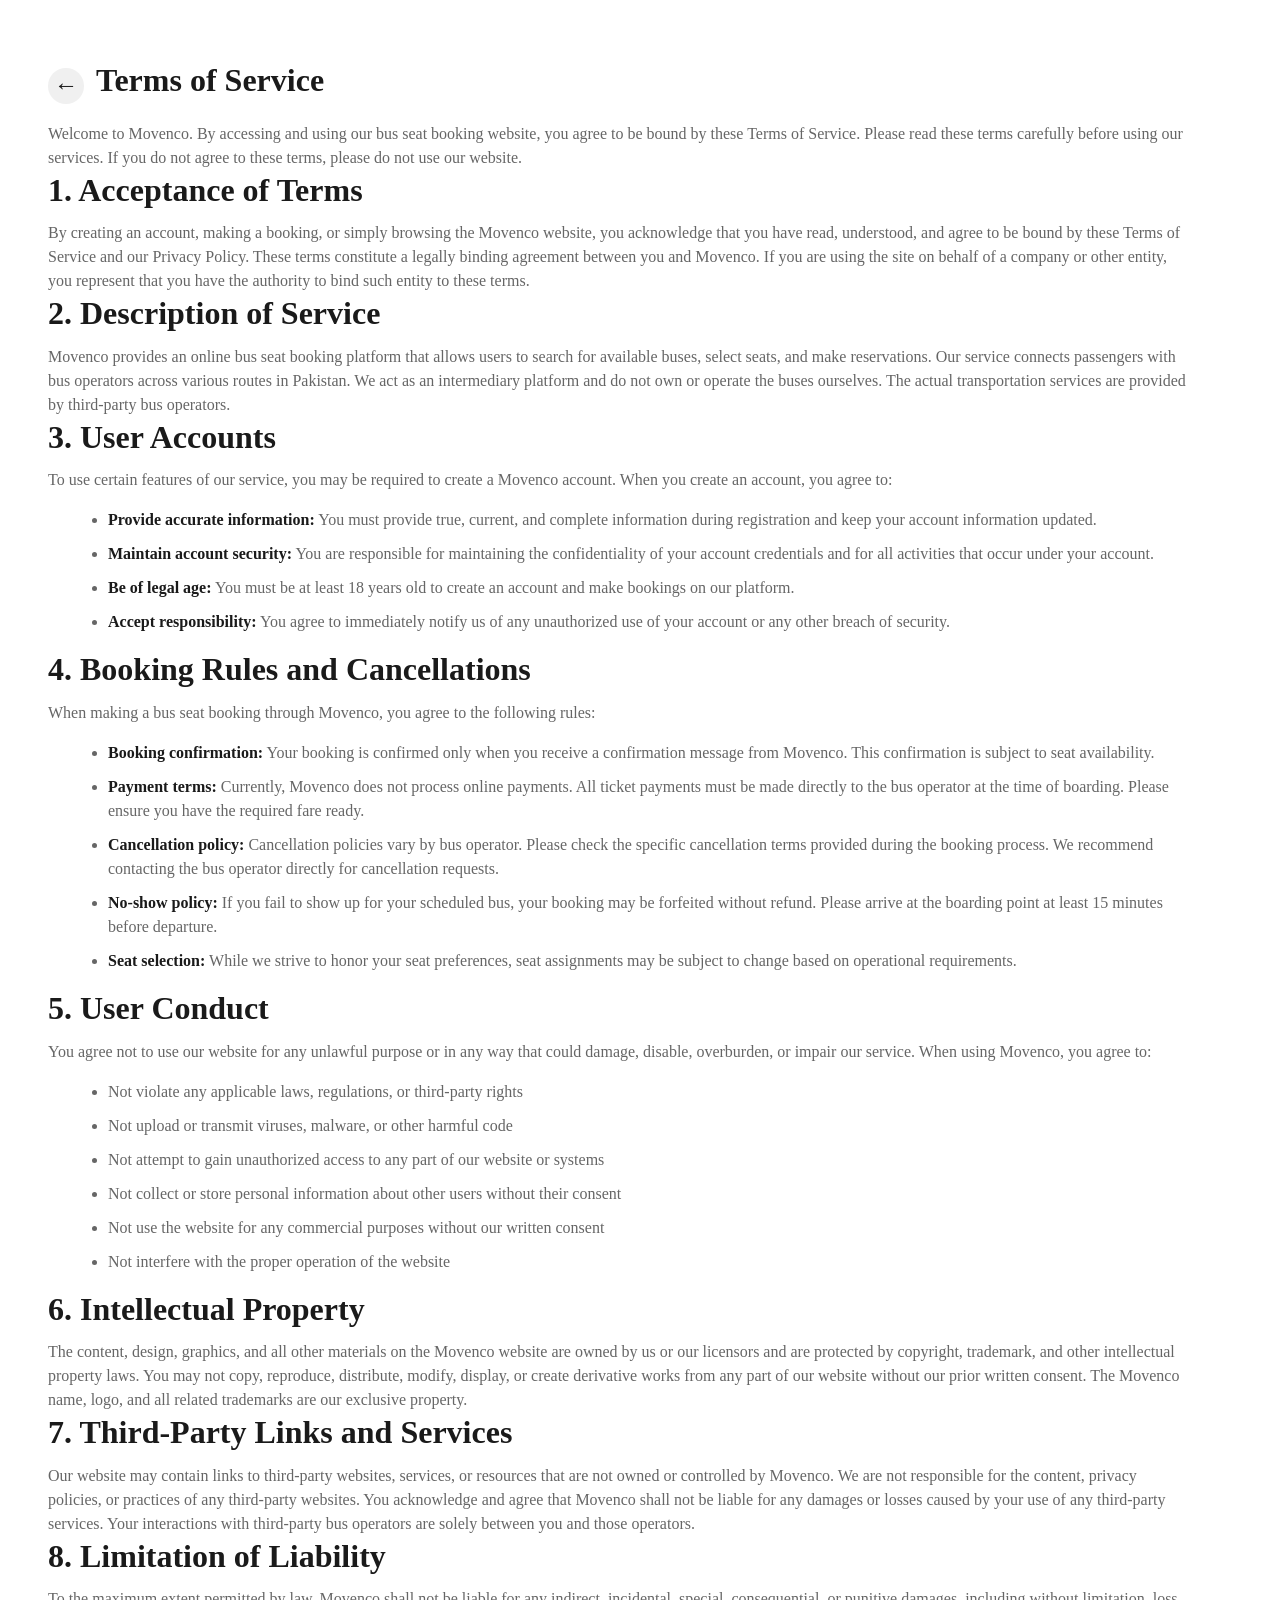
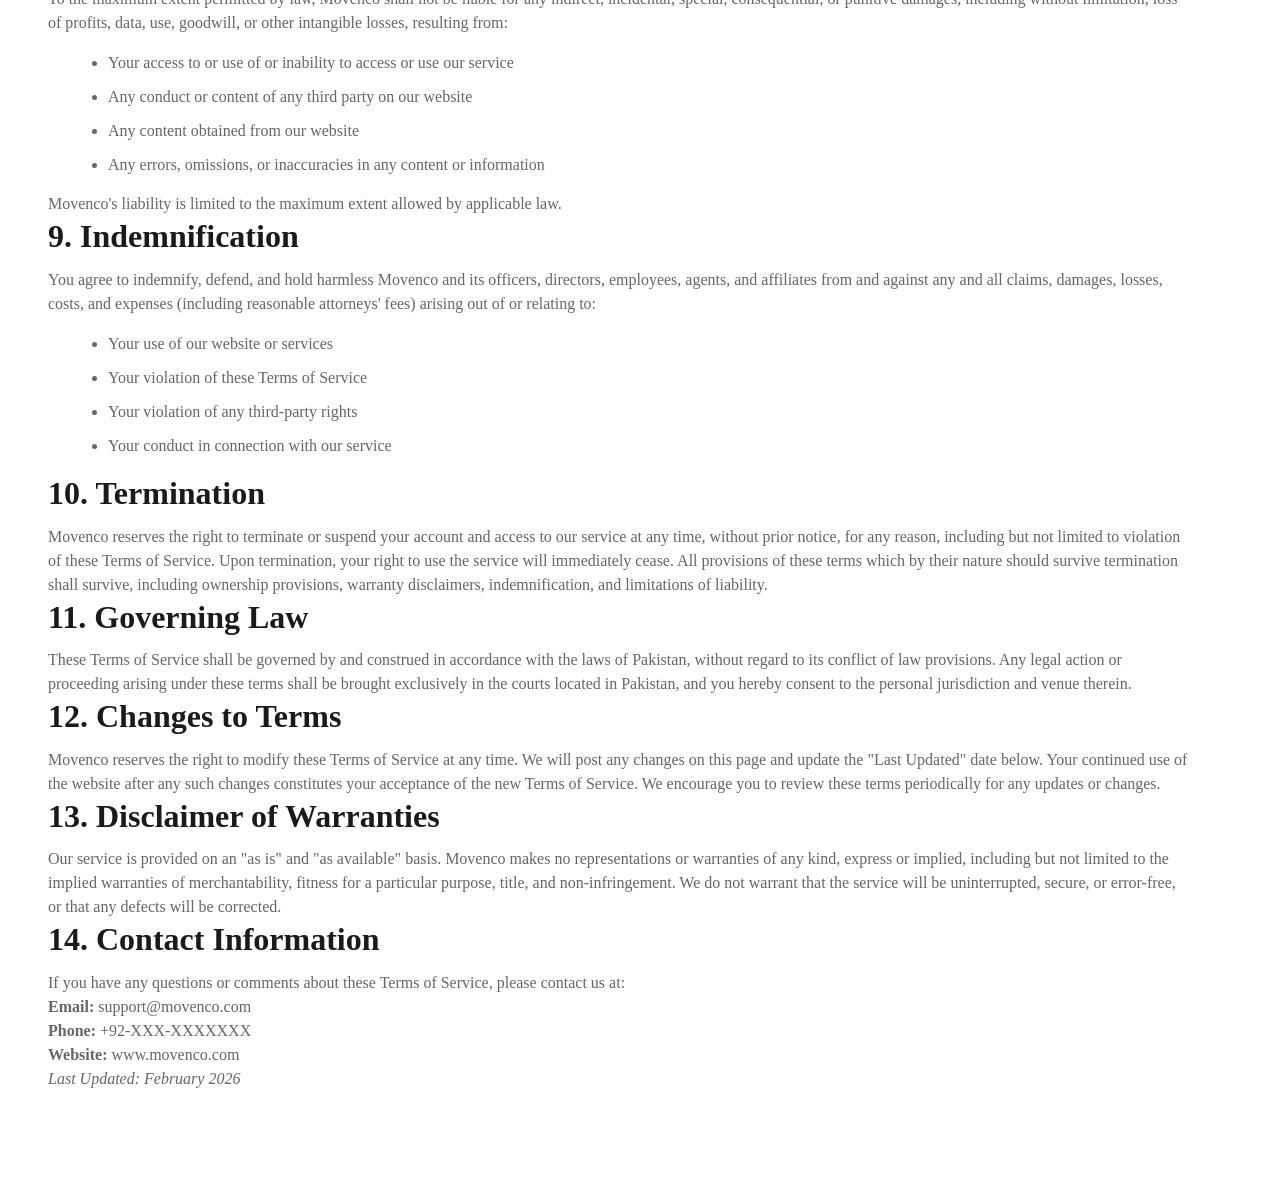
<file: terms.html>
<!DOCTYPE html>
<html lang="en">
<head>
  <meta charset="UTF-8">
  <meta name="viewport" content="width=device-width, initial-scale=1.0">
  <title>Terms of Service - Movenco</title>
  <link rel="icon" href="images/favlogo.png" type="image/png" sizes="50x50">
  <link rel="icon" href="images/favlogo.png" type="image/png" sizes="25x25">
  <link rel="apple-touch-icon" href="images/favlogo.png">
  <link rel="stylesheet" href="css/about.css">
</head>
<body>
  <div class="about-section">
    <div class="back-button-container">
      <a href="javascript:history.back()" class="back-button" title="Go Back">&#8592;</a>
      <h1 class="about-heading">Terms of Service</h1>
    </div>
    
    <p class="about-para">Welcome to Movenco. By accessing and using our bus seat booking website, you agree to be bound by these Terms of Service. Please read these terms carefully before using our services. If you do not agree to these terms, please do not use our website.</p>
    
    <h2 class="about-heading">1. Acceptance of Terms</h2>
    <p class="about-para">By creating an account, making a booking, or simply browsing the Movenco website, you acknowledge that you have read, understood, and agree to be bound by these Terms of Service and our Privacy Policy. These terms constitute a legally binding agreement between you and Movenco. If you are using the site on behalf of a company or other entity, you represent that you have the authority to bind such entity to these terms.</p>

    <h2 class="about-heading">2. Description of Service</h2>
    <p class="about-para">Movenco provides an online bus seat booking platform that allows users to search for available buses, select seats, and make reservations. Our service connects passengers with bus operators across various routes in Pakistan. We act as an intermediary platform and do not own or operate the buses ourselves. The actual transportation services are provided by third-party bus operators.</p>

    <h2 class="about-heading">3. User Accounts</h2>
    <p class="about-para">To use certain features of our service, you may be required to create a Movenco account. When you create an account, you agree to:</p>
    <ul class="terms-list">
      <li><strong>Provide accurate information:</strong> You must provide true, current, and complete information during registration and keep your account information updated.</li>
      <li><strong>Maintain account security:</strong> You are responsible for maintaining the confidentiality of your account credentials and for all activities that occur under your account.</li>
      <li><strong>Be of legal age:</strong> You must be at least 18 years old to create an account and make bookings on our platform.</li>
      <li><strong>Accept responsibility:</strong> You agree to immediately notify us of any unauthorized use of your account or any other breach of security.</li>
    </ul>

    <h2 class="about-heading">4. Booking Rules and Cancellations</h2>
    <p class="about-para">When making a bus seat booking through Movenco, you agree to the following rules:</p>
    <ul class="terms-list">
      <li><strong>Booking confirmation:</strong> Your booking is confirmed only when you receive a confirmation message from Movenco. This confirmation is subject to seat availability.</li>
      <li><strong>Payment terms:</strong> Currently, Movenco does not process online payments. All ticket payments must be made directly to the bus operator at the time of boarding. Please ensure you have the required fare ready.</li>
      <li><strong>Cancellation policy:</strong> Cancellation policies vary by bus operator. Please check the specific cancellation terms provided during the booking process. We recommend contacting the bus operator directly for cancellation requests.</li>
      <li><strong>No-show policy:</strong> If you fail to show up for your scheduled bus, your booking may be forfeited without refund. Please arrive at the boarding point at least 15 minutes before departure.</li>
      <li><strong>Seat selection:</strong> While we strive to honor your seat preferences, seat assignments may be subject to change based on operational requirements.</li>
    </ul>

    <h2 class="about-heading">5. User Conduct</h2>
    <p class="about-para">You agree not to use our website for any unlawful purpose or in any way that could damage, disable, overburden, or impair our service. When using Movenco, you agree to:</p>
    <ul class="terms-list">
      <li>Not violate any applicable laws, regulations, or third-party rights</li>
      <li>Not upload or transmit viruses, malware, or other harmful code</li>
      <li>Not attempt to gain unauthorized access to any part of our website or systems</li>
      <li>Not collect or store personal information about other users without their consent</li>
      <li>Not use the website for any commercial purposes without our written consent</li>
      <li>Not interfere with the proper operation of the website</li>
    </ul>

    <h2 class="about-heading">6. Intellectual Property</h2>
    <p class="about-para">The content, design, graphics, and all other materials on the Movenco website are owned by us or our licensors and are protected by copyright, trademark, and other intellectual property laws. You may not copy, reproduce, distribute, modify, display, or create derivative works from any part of our website without our prior written consent. The Movenco name, logo, and all related trademarks are our exclusive property.</p>

    <h2 class="about-heading">7. Third-Party Links and Services</h2>
    <p class="about-para">Our website may contain links to third-party websites, services, or resources that are not owned or controlled by Movenco. We are not responsible for the content, privacy policies, or practices of any third-party websites. You acknowledge and agree that Movenco shall not be liable for any damages or losses caused by your use of any third-party services. Your interactions with third-party bus operators are solely between you and those operators.</p>

    <h2 class="about-heading">8. Limitation of Liability</h2>
    <p class="about-para">To the maximum extent permitted by law, Movenco shall not be liable for any indirect, incidental, special, consequential, or punitive damages, including without limitation, loss of profits, data, use, goodwill, or other intangible losses, resulting from:</p>
    <ul class="terms-list">
      <li>Your access to or use of or inability to access or use our service</li>
      <li>Any conduct or content of any third party on our website</li>
      <li>Any content obtained from our website</li>
      <li>Any errors, omissions, or inaccuracies in any content or information</li>
    </ul>
    <p class="about-para">Movenco's liability is limited to the maximum extent allowed by applicable law.</p>

    <h2 class="about-heading">9. Indemnification</h2>
    <p class="about-para">You agree to indemnify, defend, and hold harmless Movenco and its officers, directors, employees, agents, and affiliates from and against any and all claims, damages, losses, costs, and expenses (including reasonable attorneys' fees) arising out of or relating to:</p>
    <ul class="terms-list">
      <li>Your use of our website or services</li>
      <li>Your violation of these Terms of Service</li>
      <li>Your violation of any third-party rights</li>
      <li>Your conduct in connection with our service</li>
    </ul>

    <h2 class="about-heading">10. Termination</h2>
    <p class="about-para">Movenco reserves the right to terminate or suspend your account and access to our service at any time, without prior notice, for any reason, including but not limited to violation of these Terms of Service. Upon termination, your right to use the service will immediately cease. All provisions of these terms which by their nature should survive termination shall survive, including ownership provisions, warranty disclaimers, indemnification, and limitations of liability.</p>

    <h2 class="about-heading">11. Governing Law</h2>
    <p class="about-para">These Terms of Service shall be governed by and construed in accordance with the laws of Pakistan, without regard to its conflict of law provisions. Any legal action or proceeding arising under these terms shall be brought exclusively in the courts located in Pakistan, and you hereby consent to the personal jurisdiction and venue therein.</p>

    <h2 class="about-heading">12. Changes to Terms</h2>
    <p class="about-para">Movenco reserves the right to modify these Terms of Service at any time. We will post any changes on this page and update the "Last Updated" date below. Your continued use of the website after any such changes constitutes your acceptance of the new Terms of Service. We encourage you to review these terms periodically for any updates or changes.</p>

    <h2 class="about-heading">13. Disclaimer of Warranties</h2>
    <p class="about-para">Our service is provided on an "as is" and "as available" basis. Movenco makes no representations or warranties of any kind, express or implied, including but not limited to the implied warranties of merchantability, fitness for a particular purpose, title, and non-infringement. We do not warrant that the service will be uninterrupted, secure, or error-free, or that any defects will be corrected.</p>

    <h2 class="about-heading">14. Contact Information</h2>
    <p class="about-para">If you have any questions or comments about these Terms of Service, please contact us at:</p>
    <p class="about-para"><strong>Email:</strong> support@movenco.com<br>
    <strong>Phone:</strong> +92-XXX-XXXXXXX<br>
    <strong>Website:</strong> www.movenco.com</p>

    <p class="about-para" style="color: #666666;"><em>Last Updated: February 2026</em></p>
  </div>
</body>
</html>
</file>
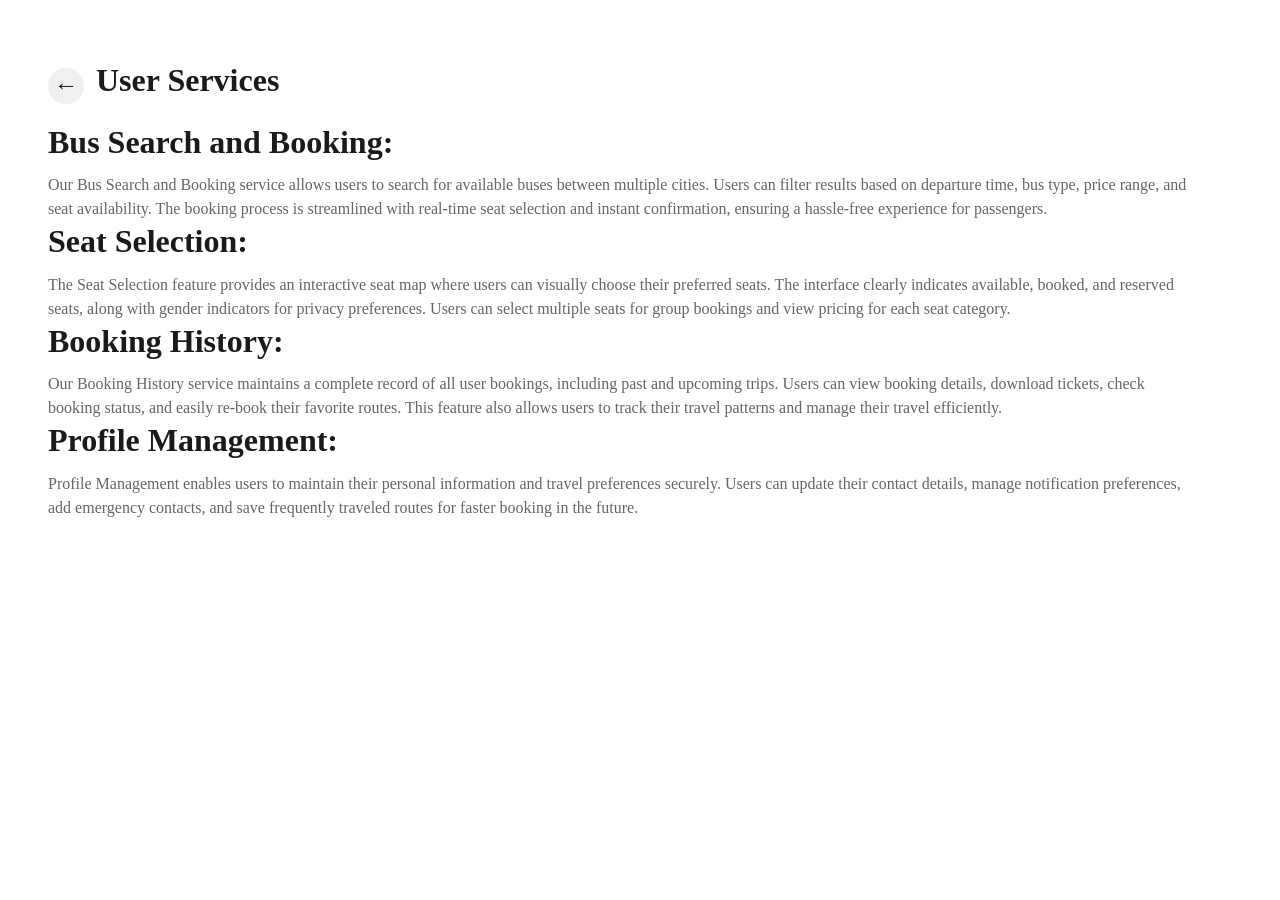
<file: user_services.html>
<!DOCTYPE html>
<html lang="en">
<head>
  <meta charset="UTF-8">
  <meta name="viewport" content="width=device-width, initial-scale=1.0">
  <title>User Services - Movenco</title>
  <link rel="icon" href="images/favlogo.png" type="image/png" sizes="50x50">
  <link rel="icon" href="images/favlogo.png" type="image/png" sizes="25x25">
  <link rel="apple-touch-icon" href="images/favlogo.png">
  <link rel="stylesheet" href="css/about.css">
</head>
<body>
  <div class="about-section">
    <div class="back-button-container">
      <a href="javascript:history.back()" class="back-button" title="Go Back">&#8592;</a>
      <h1 class="about-heading">User Services</h1>
    </div>
    
    <h2 class="about-heading">Bus Search and Booking:</h2>
    <p class="about-para">Our Bus Search and Booking service allows users to search for available buses between multiple cities. Users can filter results based on departure time, bus type, price range, and seat availability. The booking process is streamlined with real-time seat selection and instant confirmation, ensuring a hassle-free experience for passengers.</p>
    
    <h2 class="about-heading">Seat Selection:</h2>
    <p class="about-para">The Seat Selection feature provides an interactive seat map where users can visually choose their preferred seats. The interface clearly indicates available, booked, and reserved seats, along with gender indicators for privacy preferences. Users can select multiple seats for group bookings and view pricing for each seat category.</p>
    
    <h2 class="about-heading">Booking History:</h2>
    <p class="about-para">Our Booking History service maintains a complete record of all user bookings, including past and upcoming trips. Users can view booking details, download tickets, check booking status, and easily re-book their favorite routes. This feature also allows users to track their travel patterns and manage their travel efficiently.</p>
    
    <h2 class="about-heading">Profile Management:</h2>
    <p class="about-para">Profile Management enables users to maintain their personal information and travel preferences securely. Users can update their contact details, manage notification preferences, add emergency contacts, and save frequently traveled routes for faster booking in the future.</p>
  </div>
</body>
</html>
</file>
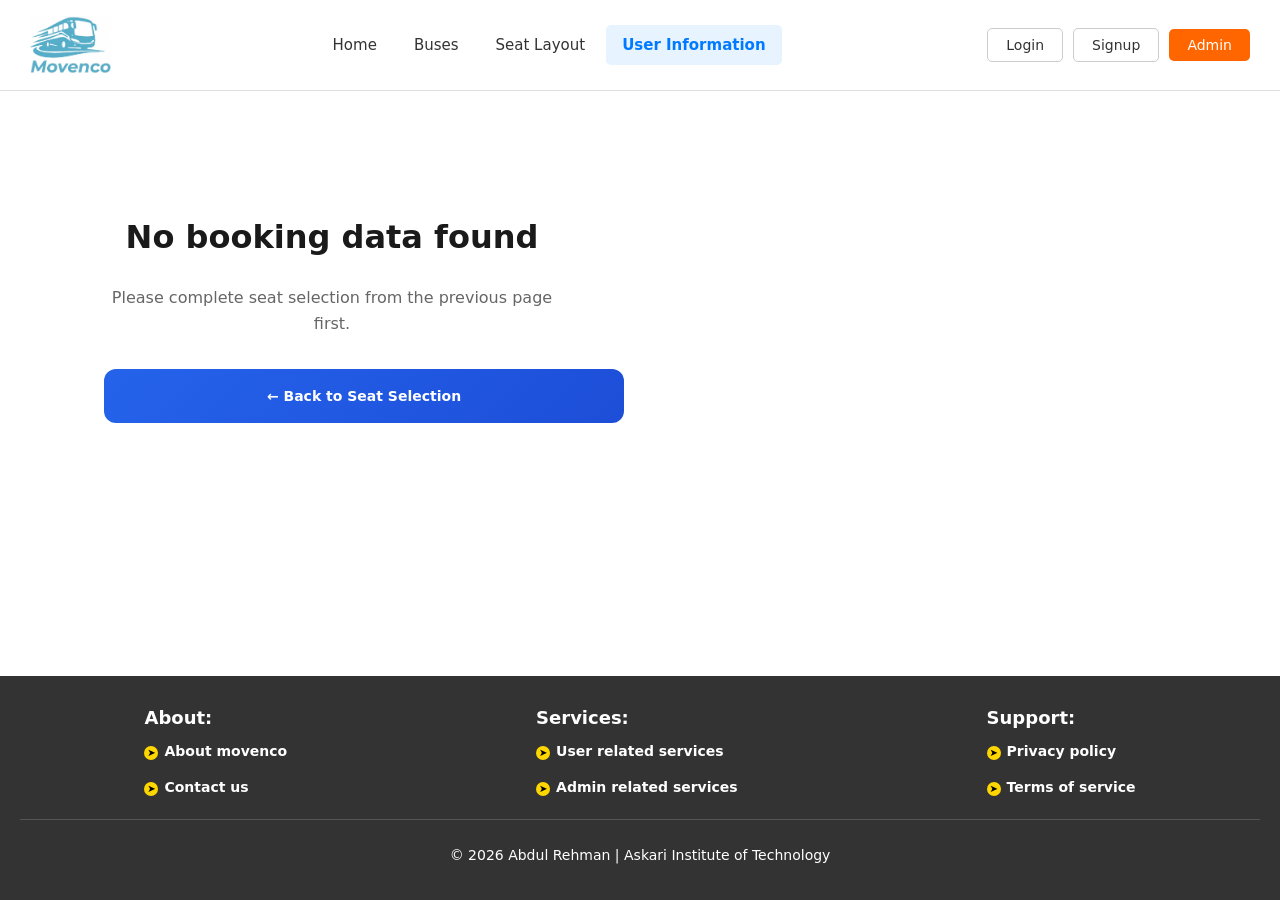
<file: Userinfo.html>
<!DOCTYPE html>
<html lang="en">
<head>
  <meta charset="UTF-8">
  <meta name="viewport" content="width=device-width, initial-scale=1.0">
  <title>Booking Confirmation - Movenco</title>
  <link rel="icon" href="images/favlogo.png" type="image/png" sizes="50x50">
  <link rel="stylesheet" href="https://cdnjs.cloudflare.com/ajax/libs/font-awesome/6.5.1/css/all.min.css">
  <link rel="stylesheet" href="css/style.css">
  <link rel="stylesheet" href="css/userinfo.css">
  <script src="https://accounts.google.com/gsi/client" async defer></script>
  <script src="js/script.js" defer></script>
  <script src="js/userinfo.js" defer></script>
</head>
<body>
  <!-- Header -->
  <header id="mainHeader">
    <div class="logo">
      <img src="images/logo.png" alt="Bus Logo" class="logo-img">
    </div>
    <nav class="main-nav">
      <a href="index.html" class="nav-link">Home</a>
      <a href="Buses.html" class="nav-link">Buses</a>
      <a href="Selection.html" class="nav-link">Seat Layout</a>
      <a href="Userinfo.html" class="nav-link active">User Information</a>
    </nav>
    <nav>
      <button id="loginBtn" onclick="openModal('loginModal')">Login</button>
      <button id="signupBtn" onclick="openModal('signupModal')">Signup</button>
      <button id="adminBtn" onclick="openModal('adminModal')">Admin</button>
    </nav>
  </header>

  <!-- Booking Summary & Form Container -->
  <h2>Provide the following information to proceed booking.</h2>
  <div class="booking-container">
    <!-- Left Summary Card -->
    <div class="summary-card">
      <h2><i class="fas fa-receipt"></i> Booking Summary</h2>

      <div class="route-info">
        <div class="route-line">
          <i class="fas fa-map-marker-alt route-from-icon"></i>
          <span id="summaryFrom" style="opacity: 0.5;">Route from</span>
          <i class="fas fa-arrow-right route-arrow"></i>
          <i class="fas fa-flag-checkered route-to-icon"></i>
          <span id="summaryTo" style="opacity: 0.5;">Route to</span>
        </div>
      </div>

      <div class="bus-details">
        <div><i class="fas fa-bus"></i> <span id="summaryBus">Daewoo Express</span></div>
        <div><i class="fas fa-clock"></i> <span id="summaryTime">08:00 AM - 03:00 PM</span></div>
        <div><i class="fas fa-calendar"></i> <span id="summaryDate">Fri, 28 Feb</span></div>
      </div>
      <div class="selected-seats">
        <h3>Selected Seats</h3>
        <div id="seatsList" class="seats-grid"></div>
      </div>
      <div class="total-price">
        <div class="price-label">Total Amount</div>
        <span class="price-value" id="summaryTotal">Rs. 0</span>
      </div>
    </div>

    <!-- Right Form Card -->
    <div class="form-card">
      <h2><i class="fas fa-user"></i> Passenger Details</h2>
      <p class="form-subtitle">Enter details to reserve seats (Payment later)</p>
      
      <form id="bookingForm">
        <div class="input-group">
          <label for="passengerName">Full Name *</label>
          <input type="text" id="passengerName" required>
        </div>
        <div class="input-group">
          <label for="passengerPhone">Phone Number *</label>
          <input type="tel" id="passengerPhone" required>
        </div>
        <div class="input-group">
          <label for="passengerCnic">CNIC / ID Number *</label>
          <input type="text" id="passengerCnic" placeholder="XXXXX-XXXXXXX-X" required>
        </div>
        <div class="input-group">
          <label for="passengerEmail">Email (Optional)</label>
          <input type="email" id="passengerEmail">
        </div>
        
        <div class="form-actions">
          <button type="button" class="back-btn" onclick="window.history.back()">← Back to Seats</button>
          <button type="submit" class="confirm-btn">Reserve Seats <i class="fas fa-check"></i></button>
        </div>
      </form>
    </div>
  </div>

  <!-- Success Modal -->
  <div id="successModal" class="modal-overlay">
    <div class="modal-container success-modal">
      <div class="success-icon">
        <i class="fas fa-check-circle"></i>
      </div>
      <h2>Booking Reserved!</h2>
      <p id="successMessage">Your seats have been reserved successfully. Complete payment within 30 minutes.</p>
      <div class="success-actions">
        <button onclick="window.location.href='index.html'" class="btn-primary">Home</button>
        <button onclick="printBooking()" class="btn-secondary"><i class="fas fa-print"></i> Print</button>
      </div>
    </div>
  </div>

  <!-- Login Modal -->
  <div id="loginModal" class="modal-overlay">
    <div class="modal-container">
      <button class="modal-close-btn" onclick="closeModal('loginModal')">
        <svg width="20" height="20" viewBox="0 0 24 24" fill="none" stroke="currentColor" stroke-width="2">
          <line x1="18" y1="6" x2="6" y2="18"></line>
          <line x1="6" y1="6" x2="18" y2="18"></line>
        </svg>
      </button>
      
      <h2 class="modal-title">Welcome Back</h2>
      <p class="modal-subtitle">Sign in to continue your journey</p>
      
      <!-- Error/Success Messages -->
      <div id="loginError" class="modal-error"></div>
      <div id="loginSuccess" class="modal-success"></div>
      
      <form id="loginFormModal">
        <div class="modal-input-group">
          <label for="loginEmailModal">Email Address</label>
          <input type="email" id="loginEmailModal" class="modal-input" placeholder="Enter your email" required>
        </div>
        
        <div class="modal-input-group">
          <label for="loginPasswordModal">Password</label>
          <div class="password-input-wrapper">
            <input type="password" id="loginPasswordModal" class="modal-input" placeholder="Enter your password" required>
            <button type="button" class="password-toggle" onclick="togglePassword('loginPasswordModal')">
              <svg width="20" height="20" viewBox="0 0 24 24" fill="none" stroke="currentColor" stroke-width="2">
                <path d="M1 12s4-8 11-8 11 8 11 8-4 8-11 8-11-8-11-8z"></path>
                <circle cx="12" cy="12" r="3"></circle>
              </svg>
            </button>
          </div>
        </div>
        
        <div class="modal-options">
          <label class="remember-me">
            <input type="checkbox" id="rememberMe">
            <span>Remember me</span>
          </label>
          <a href="#" class="forgot-password">Forgot password?</a>
        </div>
        
        <button type="submit" class="modal-submit-btn">Sign In</button>
      </form>
      
      <div class="modal-divider">
        <span>or continue with</span>
      </div>
      
      <button class="social-btn google-btn" onclick="handleGoogleLogin()">
        <svg viewBox="0 0 24 24" width="24" height="24">
          <path fill="#4285F4" d="M22.56 12.25c0-.78-.07-1.53-.2-2.25H12v4.26h5.92c-.26 1.37-1.04 2.53-2.21 3.31v2.77h3.57c2.08-1.92 3.28-4.74 3.28-8.09z"/>
          <path fill="#34A853" d="M12 23c2.97 0 5.46-.98 7.28-2.66l-3.57-2.77c-.98.66-2.23 1.06-3.71 1.06-2.86 0-5.29-1.93-6.16-4.53H2.18v2.84C3.99 20.53 7.7 23 12 23z"/>
          <path fill="#FBBC05" d="M5.84 14.09c-.22-.66-.35-1.36-.35-2.09s.13-1.43.35-2.09V7.07H2.18C1.43 8.55 1 10.22 1 12s.43 3.45 1.18 4.93l2.85-2.22.81-.62z"/>
          <path fill="#EA4335" d="M12 5.38c1.62 0 3.06.56 4.21 1.64l3.15-3.15C17.45 2.09 14.97 1 12 1 7.7 1 3.99 3.47 2.18 7.07l3.66 2.84c.87-2.6 3.3-4.53 6.16-4.53z"/>
        </svg>
        Sign In with Google
      </button>
      
      <button class="social-btn facebook-btn" onclick="handleFacebookLogin()">
        <svg viewBox="0 0 24 24" width="24" height="24" fill="white">
          <path d="M24 12.073c0-6.627-5.373-12-12-12s-12 5.373-12 12c0 5.99 4.388 10.954 10.125 11.854v-8.385H7.078v-3.47h3.047V9.43c0-3.007 1.792-4.669 4.533-4.669 1.312 0 2.686.235 2.686.235v2.953H15.83c-1.491 0-1.956.925-1.956 1.874v2.25h3.328l-.532 3.47h-2.796v8.385C19.612 23.027 24 18.062 24 12.073z"/>
        </svg>
        Sign In with Facebook
      </button>
      
      <p class="modal-switch-text">
        Don't have an account? <a onclick="switchModal('loginModal', 'signupModal')">Sign up</a>
      </p>
    </div>
  </div>

  <!-- Signup Modal -->
  <div id="signupModal" class="modal-overlay">
    <div class="modal-container">
      <button class="modal-close-btn" onclick="closeModal('signupModal')">
        <svg width="20" height="20" viewBox="0 0 24 24" fill="none" stroke="currentColor" stroke-width="2">
          <line x1="18" y1="6" x2="6" y2="18"></line>
          <line x1="6" y1="6" x2="18" y2="18"></line>
        </svg>
      </button>
      
      <h2 class="modal-title">Welcome to Bookme</h2>
      <p class="modal-subtitle">Please Provide details below to register your account</p>
      
      <!-- Error/Success Messages -->
      <div id="signupError" class="modal-error"></div>
      <div id="signupSuccess" class="modal-success"></div>
      
      <form id="signupFormModal">
        <div class="modal-input-group">
          <label for="signupNameModal">Full Name</label>
          <input type="text" id="signupNameModal" class="modal-input" placeholder="Enter your full name" required>
        </div>
        
        <div class="modal-input-group">
          <label for="signupEmailModal">Email Address</label>
          <input type="email" id="signupEmailModal" class="modal-input" placeholder="Enter your email" required>
        </div>
        
        <div class="modal-input-group">
          <label for="signupPhoneModal">Phone Number</label>
          <input type="tel" id="signupPhoneModal" class="modal-input" placeholder="Enter your phone number" required>
        </div>
        
        <div class="modal-input-group">
          <label for="signupPasswordModal">Password</label>
          <div class="password-input-wrapper">
            <input type="password" id="signupPasswordModal" class="modal-input" placeholder="Enter Password" required minlength="6">
            <button type="button" class="password-toggle" onclick="togglePassword('signupPasswordModal')">
              <svg width="20" height="20" viewBox="0 0 24 24" fill="none" stroke="currentColor" stroke-width="2">
                <path d="M1 12s4-8 11-8 11 8 11 8-4 8-11 8-11-8-11-8z"></path>
                <circle cx="12" cy="12" r="3"></circle>
              </svg>
            </button>
          </div>
        </div>
        
        <div class="modal-input-group">
          <label for="signupConfirmPasswordModal">Confirm Password</label>
          <div class="password-input-wrapper">
            <input type="password" id="signupConfirmPasswordModal" class="modal-input" placeholder="Confirm Password" required>
            <button type="button" class="password-toggle" onclick="togglePassword('signupConfirmPasswordModal')">
              <svg width="20" height="20" viewBox="0 0 24 24" fill="none" stroke="currentColor" stroke-width="2">
                <path d="M1 12s4-8 11-8 11 8 11 8-4 8-11 8-11-8-11-8z"></path>
                <circle cx="12" cy="12" r="3"></circle>
              </svg>
            </button>
          </div>
        </div>
        
        <button type="submit" class="modal-submit-btn">Sign Up</button>
      </form>
      
      <div class="modal-divider">
        <span>or continue with</span>
      </div>
      
      <button class="social-btn google-btn" onclick="handleGoogleLogin()">
        <svg viewBox="0 0 24 24" width="24" height="24">
          <path fill="#4285F4" d="M22.56 12.25c0-.78-.07-1.53-.2-2.25H12v4.26h5.92c-.26 1.37-1.04 2.53-2.21 3.31v2.77h3.57c2.08-1.92 3.28-4.74 3.28-8.09z"/>
          <path fill="#34A853" d="M12 23c2.97 0 5.46-.98 7.28-2.66l-3.57-2.77c-.98.66-2.23 1.06-3.71 1.06-2.86 0-5.29-1.93-6.16-4.53H2.18v2.84C3.99 20.53 7.7 23 12 23z"/>
          <path fill="#FBBC05" d="M5.84 14.09c-.22-.66-.35-1.36-.35-2.09s.13-1.43.35-2.09V7.07H2.18C1.43 8.55 1 10.22 1 12s.43 3.45 1.18 4.93l2.85-2.22.81-.62z"/>
          <path fill="#EA4335" d="M12 5.38c1.62 0 3.06.56 4.21 1.64l3.15-3.15C17.45 2.09 14.97 1 12 1 7.7 1 3.99 3.47 2.18 7.07l3.66 2.84c.87-2.6 3.3-4.53 6.16-4.53z"/>
        </svg>
        Sign In with Google
      </button>
      
      <button class="social-btn facebook-btn" onclick="handleFacebookLogin()">
        <svg viewBox="0 0 24 24" width="24" height="24" fill="white">
          <path d="M24 12.073c0-6.627-5.373-12-12-12s-12 5.373-12 12c0 5.99 4.388 10.954 10.125 11.854v-8.385H7.078v-3.47h3.047V9.43c0-3.007 1.792-4.669 4.533-4.669 1.312 0 2.686.235 2.686.235v2.953H15.83c-1.491 0-1.956.925-1.956 1.874v2.25h3.328l-.532 3.47h-2.796v8.385C19.612 23.027 24 18.062 24 12.073z"/>
        </svg>
        Sign In with Facebook
      </button>
      
      <p class="modal-switch-text">
        Already have an account? <a onclick="switchModal('signupModal', 'loginModal')">Sign in</a>
      </p>
    </div>
  </div>

  <!-- Admin Login Modal -->
  <div id="adminModal" class="modal-overlay admin-modal">
    <div class="modal-container">
      <button class="modal-close-btn" onclick="closeModal('adminModal')">
        <svg width="20" height="20" viewBox="0 0 24 24" fill="none" stroke="currentColor" stroke-width="2">
          <line x1="18" y1="6" x2="6" y2="18"></line>
          <line x1="6" y1="6" x2="18" y2="18"></line>
        </svg>
      </button>
      
      <h2 class="modal-title">Admin Login</h2>
      <p class="modal-subtitle">Access the admin dashboard</p>
      
      <!-- Error/Success Messages -->
      <div id="adminError" class="modal-error"></div>
      <div id="adminSuccess" class="modal-success"></div>
      
      <form id="adminFormModal">
        <div class="modal-input-group">
          <label for="adminUsernameModal">Username</label>
          <input type="text" id="adminUsernameModal" class="modal-input" placeholder="Enter admin username" required>
        </div>
        
        <div class="modal-input-group">
          <label for="adminPasskeyModal">Passkey</label>
          <div class="password-input-wrapper">
            <input type="password" id="adminPasskeyModal" class="modal-input" placeholder="Enter admin passkey" required>
            <button type="button" class="password-toggle" onclick="togglePassword('adminPasskeyModal')">
              <svg width="20" height="20" viewBox="0 0 24 24" fill="none" stroke="currentColor" stroke-width="2">
                <path d="M1 12s4-8 11-8 11 8 11 8-4 8-11 8-11-8-11-8z"></path>
                <circle cx="12" cy="12" r="3"></circle>
              </svg>
            </button>
          </div>
        </div>
        
        <button type="submit" class="modal-submit-btn">Login as Admin</button>
      </form>
      
      <p class="modal-switch-text">
        <a onclick="switchModal('adminModal', 'loginModal')">Back to User Login</a>
      </p>
    </div>
  </div>

<!-- Footer -->
  <footer>
    <div class="footer-container">
      <div class="footer-section">
        <h4>About:</h4>
        <ul class="footer-list">
          <li><a href="about.html" class="footer-link">About movenco</a></li>
          <li><a href="contact.html" class="footer-link">Contact us</a></li>
        </ul>
      </div>
      <div class="footer-section">
        <h4>Services:</h4>
        <ul class="footer-list">
          <li><a href="user_services.html" class="footer-link">User related services</a></li>
          <li><a href="admin_services.html" class="footer-link">Admin related services</a></li>
        </ul>
      </div>
      <div class="footer-section">
        <h4>Support:</h4>
        <ul class="footer-list">
          <li><a href="privacy.html" class="footer-link">Privacy policy</a></li>
          <li><a href="terms.html" class="footer-link">Terms of service</a></li>
        </ul>
      </div>
      </div>
      <div class="footer-bottom">
        <p>© 2026 Abdul Rehman | Askari Institute of Technology</p>
      </div>
    </div>
  </footer>

</body>
</html>
</file>
<file: css/about.css>
.about-section{
    padding: 40px 20px 60px 40px;
    max-width: 1200px;
    margin: 20px 0 50px 0;
    margin-left: 0;
    text-align: left;
    box-sizing: border-box;
}

/* Back button container - flex for alignment */
.back-button-container {
    display: flex;
    align-items: center;
    margin-bottom: 10px;
}

/* Back button icon styling */
.back-button {
    display: inline-flex;
    align-items: center;
    justify-content: center;
    font-size: 24px;
    color: #1a1a1a;
    text-decoration: none;
    margin-right: 12px;
    width: 36px;
    height: 36px;
    border-radius: 50%;
    background-color: #f0f0f0;
    transition: background-color 0.3s ease, color 0.3s ease;
    cursor: pointer;
}

.back-button:hover {
    background-color: #1a1a1a;
    color: #ffffff;
}
.about-heading{
    color: #1a1a1a;
    font-size: 32px;
    font-weight: 700;
    margin-bottom: 10px;
    margin-top: 0;
    padding-top: 0;
    line-height: 1.3;
}
.about-para{
    font-size: 16px;
    font-weight: 400;
    line-height: 1.5;
    color: #666666;
    margin: 0;
    padding: 0;
}

.terms-list {
    margin-left: 20px;
    margin-bottom: 15px;
}

.terms-list li {
    margin-bottom: 10px;
    color: #666666;
    font-size: 16px;
    line-height: 1.5;
}

.terms-list li strong {
    color: #1a1a1a;
}

/* Responsive Design for about page */
@media (max-width: 1024px) {
    .about-section {
        padding: 30px 20px 40px 30px;
        max-width: 100%;
    }
    .about-heading {
        font-size: 28px;
    }
}

@media (max-width: 768px) {
    .about-section {
        padding: 25px 15px 30px 20px;
        max-width: 100%;
    }
    .about-heading {
        font-size: 24px;
        margin-bottom: 12px;
    }
    .about-para {
        font-size: 15px;
    }
    .terms-list li {
        font-size: 15px;
    }
}

@media (max-width: 480px) {
    .about-section {
        padding: 20px 12px 25px 15px;
        max-width: 100%;
    }
    .about-heading {
        font-size: 20px;
        margin-bottom: 10px;
    }
    .about-para {
        font-size: 14px;
        line-height: 1.5;
    }
    .terms-list li {
        font-size: 14px;
    }
}
</file>
<file: css/contact.css>
/* Contact Page Styles - Similar to About Page */

@import url('https://fonts.googleapis.com/css2?family=Inter:wght@300;400;500;600;700&family=Roboto:wght@300;400;500;700&display=swap');

/* Contact Section - Similar to about-section */
.about-section {
  max-width: 1000px;
  margin: 0 auto;
  padding: 40px 20px;
  font-family: 'Inter', 'Roboto', sans-serif;
}

/* Back Button Container */
.back-button-container {
  display: flex;
  align-items: center;
  gap: 15px;
  margin-bottom: 30px;
}

.back-button {
  display: inline-flex;
  align-items: center;
  justify-content: center;
  font-size: 24px;
  color: #1a1a1a;
  text-decoration: none;
  margin-right: 12px;
  width: 36px;
  height: 36px;
  border-radius: 50%;
  background-color: #f0f0f0;
  transition: background-color 0.3s ease, color 0.3s ease;
  cursor: pointer;
}

.back-button:hover {
  background-color: #1a1a1a;
  color: #ffffff;
}

/* About Heading */
.about-heading {
  color: #1a1a1a;
  font-size: 36px;
  font-weight: 700;
  margin: 0;
  line-height: 1.3;
}

/* Contact Icons Wrapper */
.contact-icons-wrapper {
  display: flex;
  justify-content: center;
  gap: 40px;
  margin: 50px 0;
  flex-wrap: wrap;
}

.contact-icon-item {
  display: flex;
  flex-direction: column;
  align-items: center;
}

.contact-icon-circle {
  width: 80px;
  height: 80px;
  background: linear-gradient(135deg, #0052cc, #003d99);
  border-radius: 50%;
  display: flex;
  align-items: center;
  justify-content: center;
  transition: all 0.3s ease;
  cursor: pointer;
  box-shadow: 0 4px 15px rgba(0, 82, 204, 0.3);
}

.contact-icon-circle:hover {
  transform: scale(1.1);
  box-shadow: 0 6px 25px rgba(0, 82, 204, 0.5);
}

.contact-icon-circle i {
  color: white;
  font-size: 32px;
}

/* Contact Form Wrapper */
.contact-form-wrapper {
  max-width: 600px;
  margin: 0 auto;
  padding: 40px;
  background: #f8f9fa;
  border-radius: 16px;
}

/* Form Groups */
.form-group-contact {
  margin-bottom: 20px;
}

.form-group-contact input,
.form-group-contact textarea {
  width: 100%;
  padding: 16px 20px;
  border: 1px solid #e0e0e0;
  border-radius: 10px;
  font-size: 16px;
  font-family: 'Inter', 'Roboto', sans-serif;
  background: #ffffff;
  color: #333333;
  box-sizing: border-box;
  transition: all 0.3s ease;
}

.form-group-contact input::placeholder,
.form-group-contact textarea::placeholder {
  color: #999999;
}

.form-group-contact input:focus,
.form-group-contact textarea:focus {
  outline: none;
  border-color: #0052cc;
  background: #ffffff;
  box-shadow: 0 0 0 3px rgba(0, 82, 204, 0.1);
}

.form-group-contact textarea {
  resize: vertical;
  min-height: 120px;
}

/* Submit Button */
.submit-btn {
  width: 100%;
  padding: 18px 30px;
  background: #0052cc;
  color: #ffffff;
  border: none;
  border-radius: 10px;
  font-size: 18px;
  font-weight: 600;
  font-family: 'Inter', 'Roboto', sans-serif;
  cursor: pointer;
  transition: all 0.3s ease;
}

.submit-btn:hover {
  background: #003d99;
  transform: translateY(-2px);
  box-shadow: 0 6px 20px rgba(0, 82, 204, 0.3);
}

.submit-btn:active {
  transform: translateY(0);
}

/* Success Message */
.success-message {
  display: none;
  padding: 20px;
  background: #d4edda;
  border: 1px solid #c3e6cb;
  border-radius: 10px;
  color: #155724;
  text-align: center;
  margin-top: 20px;
}

.success-message.show {
  display: block;
}

/* Field Error */
.field-error {
  color: #dc3545;
  font-size: 14px;
  margin-top: 5px;
}

/* Responsive Design */
@media (max-width: 768px) {
  .about-section {
    padding: 30px 15px;
  }
  
  .about-heading {
    font-size: 28px;
  }
  
  .back-button {
    width: 40px;
    height: 40px;
    font-size: 20px;
  }
  
  .contact-icons-wrapper {
    gap: 25px;
    margin: 30px 0;
  }
  
  .contact-icon-circle {
    width: 65px;
    height: 65px;
  }
  
  .contact-icon-circle i {
    font-size: 26px;
  }
  
  .contact-form-wrapper {
    padding: 25px;
  }
}

@media (max-width: 480px) {
  .back-button-container {
    gap: 10px;
    margin-bottom: 20px;
  }
  
  .about-heading {
    font-size: 24px;
  }
  
  .contact-icons-wrapper {
    gap: 20px;
  }
  
  .contact-icon-circle {
    width: 55px;
    height: 55px;
  }
  
  .contact-icon-circle i {
    font-size: 22px;
  }
  
  .form-group-contact input,
  .form-group-contact textarea {
    padding: 14px 16px;
    font-size: 15px;
  }
  
  .submit-btn {
    padding: 16px 24px;
    font-size: 16px;
  }
}
</file>
<file: css/style.css>
/* Common Styles - Header and Footer only */

/* Base Body Styles */
body { 
  margin:0; 
  font-family: Inter, Roboto, system-ui, -apple-system, "Segoe UI", sans-serif; 
  font-size: 16px;
  font-weight: 400;
  line-height: 1.6;
  color: #666666;
}

/* Container - Max-width centered */
.container {
  max-width: 1200px;
  margin: 0 auto;
  padding: 0 20px;
}

/* Headings */
h1, h2, h3, h4, h5, h6 {
  color: #1a1a1a;
  font-weight: 700;
  line-height: 1.3;
}

h2 {
  font-size: 32px;
}

/* Section Spacing */
section,
.objective-section,
.howto-section {
  margin-left: 0;
  padding: 20px 20px 20px 40px;
  max-width: 1200px;
  text-align: left;
  box-sizing: border-box;
}

.objective-section {
  margin: 0;
}

.howto-section {
  margin: 0;
}

/* Headings within sections */
.objective-heading,
.howto-heading {
  color: #1a1a1a;
  font-size: 32px;
  font-weight: 700;
  margin-bottom: 10px;
  margin-top: 0;
  padding-top: 0;
  line-height: 1.3;
}

/* Paragraphs within sections */
.objective-para {
  font-size: 16px;
  font-weight: 400;
  line-height: 1.5;
  color: #666666;
  margin: 0;
  padding: 0;
}

/* Responsive Design for sections */
@media (max-width: 1024px) {
  .objective-section,
  .howto-section {
    padding: 20px 20px 20px 30px;
    max-width: 100%;
  }
  .objective-heading,
  .howto-heading {
    font-size: 28px;
  }
}

@media (max-width: 768px) {
  .objective-section,
  .howto-section {
    padding: 20px 15px 20px 20px;
    max-width: 100%;
  }
  .objective-heading,
  .howto-heading {
    font-size: 24px;
    margin-bottom: 12px;
  }
  .objective-para {
    font-size: 15px;
  }
}

@media (max-width: 480px) {
  .objective-section,
  .howto-section {
    padding: 20px 12px 20px 15px;
    max-width: 100%;
  }
  .objective-heading,
  .howto-heading {
    font-size: 20px;
    margin-bottom: 10px;
  }
  .objective-para {
    font-size: 14px;
    line-height: 1.5;
  }
}

/* Google Fonts Import */
@import url('https://fonts.googleapis.com/css2?family=Inter:wght@400;500;600&family=Poppins:wght@400;500;600&display=swap');

/* Header - White background with thin border */
header {
  position: fixed;
  top: 0;
  left: 0;
  width: 100%;
  padding: 15px 30px;
  display: flex;
  justify-content: space-between;
  align-items: center;
  background: #ffffff;
  border-bottom: 1px solid #e0e0e0;
  z-index: 1000;
  box-sizing: border-box;
}

/* Logo */
.logo {
  display: flex;
  align-items: center;
}
.logo-img {
  height: 60px;
  width: auto;
  background: transparent;
  display: block;
}

/* Main Navigation Links - Center of header - W3Schools Style */
.main-nav {
  display: flex;
  gap: 5px;
  align-items: center;
  justify-content: center;
}

.nav-link {
  padding: 8px 16px;
  border: none;
  border-radius: 5px;
  background: transparent;
  color: #333333;
  text-decoration: none;
  cursor: pointer;
  transition: all 0.2s ease;
  font-family: 'Inter', 'Poppins', system-ui, -apple-system, sans-serif;
  font-weight: 500;
  font-size: 15px;
}

.nav-link:hover {
  background: #e7f3ff;
  color: #007bff;
}

.nav-link.active {
  background: #e7f3ff;
  color: #007bff;
  font-weight: 600;
}

/* Responsive Main Nav */
@media (max-width: 1024px) {
  .main-nav { gap: 3px; }
  .nav-link { padding: 7px 12px; font-size: 14px; }
  header { padding: 12px 20px; }
  .logo-img { height: 50px; }
}

@media (max-width: 768px) {
  .main-nav { gap: 2px; }
  .nav-link { padding: 6px 10px; font-size: 13px; }
  header { padding: 10px 15px; flex-wrap: wrap; }
  .logo-img { height: 45px; }
  .footer-container {
  text-align: left;
  display: flex;
  justify-content: space-around;
  flex-wrap: wrap;
}
.footer-section { 
  margin: 10px; 
  max-width: 250px; 
}
}

@media (max-width: 480px) {
  .main-nav { gap: 2px; }
  .nav-link { padding: 5px 8px; font-size: 12px; }
  header { padding: 8px 10px; }
  .logo-img { height: 40px; }
}

/* Navigation buttons - Right side */
nav {
  display: flex;
  gap: 10px;
  align-items: center;
  flex-wrap: wrap;
  justify-content: flex-end;
  position: relative;
}

nav button {
  padding: 8px 18px;
  border: none;
  border-radius: 5px;
  cursor: pointer;
  transition: all 0.2s ease;
  font-family: 'Inter', 'Poppins', system-ui, -apple-system, sans-serif;
  font-weight: 500;
  font-size: 14px;
}

/* Login Button - Outlined (Same as Signup) */
#loginBtn {
  background: transparent;
  color: #333333;
  border: 1px solid #cccccc;
}
#loginBtn:hover {
  background: #f5f5f5;
  border-color: #999999;
}

/* Signup Button - Outlined */
#signupBtn {
  background: transparent;
  color: #333333;
  border: 1px solid #cccccc;
}
#signupBtn:hover {
  background: #f5f5f5;
  border-color: #999999;
}

/* Admin Button - Solid Orange */
#adminBtn {
  background: #ff6600;
  color: white;
}
#adminBtn:hover {
  background: #e65c00;
}

/* Floating Cards - positioned relative to nav */
.floating-card {
  position: absolute;
  top: 100%;
  right: 0;
  background: white;
  border-radius: 12px;
  box-shadow: 0px 10px 30px rgba(0,0,0,0.3);
  padding: 20px;
  z-index: 1001;
  display: none;
  opacity: 0;
  transform: translateY(-10px);
  transition: opacity 0.3s ease, transform 0.3s ease;
  width: 280px;
}

.floating-card.active {
  display: block;
  opacity: 1;
  transform: translateY(10px);
}

.floating-card h3 {
  margin: 0 0 15px 0;
  color: #0056b3;
  text-align: center;
  font-size: 20px;
}

.form-group {
  margin-bottom: 12px;
}

.form-group input {
  width: 100%;
  padding: 10px 12px;
  border: 1px solid #ddd;
  border-radius: 6px;
  font-size: 14px;
  box-sizing: border-box;
  transition: border-color 0.3s ease;
}

.form-group input:focus {
  outline: none;
  border-color: #0056b3;
}

.btn-primary {
  width: 100%;
  padding: 12px;
  background: #0056b3;
  color: white;
  border: none;
  border-radius: 6px;
  font-size: 14px;
  font-weight: 600;
  cursor: pointer;
  transition: background 0.3s ease;
}

.btn-primary:hover {
  background: #004494;
}

.btn-admin {
  width: 100%;
  padding: 12px;
  background: #dc3545;
  color: white;
  border: none;
  border-radius: 6px;
  font-size: 14px;
  font-weight: 600;
  cursor: pointer;
  transition: background 0.3s ease;
}

.btn-admin:hover {
  background: #c82333;
}

.google-btn-container {
  margin-top: 15px;
  display: flex;
  justify-content: center;
}

/* ========================================
   HIGH-FIDELITY MODAL STYLES
   Modern Login/Signup Modal Design
   ======================================== */

/* Modal Overlay - Blurred Background */
.modal-overlay {
  display: none;
  position: fixed;
  top: 0;
  left: 0;
  width: 100%;
  height: 100%;
  background: rgba(0, 0, 0, 0.6);
  backdrop-filter: blur(8px);
  -webkit-backdrop-filter: blur(8px);
  z-index: 9999;
  justify-content: center;
  align-items: center;
  opacity: 0;
  transition: opacity 0.3s ease;
}

.modal-overlay.active {
  display: flex;
  opacity: 1;
}

/* Modal Container - White Card */
.modal-container {
  background: white;
  border-radius: 16px;
  box-shadow: 0 25px 50px rgba(0, 0, 0, 0.25);
  width: 90%;
  max-width: 420px;
  max-height: 90vh;
  height: 95vh;
  scrollbar-gutter: stable both-edges;
  overflow-y: auto;
  padding: 40px;
  scrollbar-width: thin;
  scrollbar-color: #c1c1c1 #f1f1f1;
  position: relative;
  transform: scale(0.98) translateY(20px);
  transform-origin: center;
  transition: transform 0.3s ease;
  z-index: 10000;
}


/* Sticky Modal Header - Keeps title and close button fixed while scrolling */
.modal-container .modal-title,
.modal-container .modal-subtitle,
.modal-container > .modal-close-btn {
  position: sticky;
  top: 0;
  background: white;
  z-index: 5;
}

.modal-container > .modal-close-btn {
  margin-top: -8px;
}

.modal-container .modal-title {
  margin-top: 0;
  padding-top: 8px;
}

.modal-container .modal-subtitle {
  margin-bottom: 24px;
  padding-bottom: 8px;
}

.modal-overlay.active .modal-container {
  transform: scale(0.98) translateY(0);
}

/* Perfectly Rounded Scrollbar for Modal - Fixes right corners */
.modal-container::-webkit-scrollbar {
  width: 6px;
}

.modal-container::-webkit-scrollbar-track {
  background: #f1f1f1;
  border-radius: 10px;
}

.modal-container::-webkit-scrollbar-thumb {
  background: #c1c1c1;
  border-radius: 10px;
}

.modal-container::-webkit-scrollbar-thumb:hover {
  background: #a8a8a8;
}

.modal-container::-webkit-scrollbar-corner {
  background: white;
  border-radius: 0 16px 16px 0;
}

/* High Specificity Modal Rules - Override page CSS conflicts */
#loginModal .modal-container,
#signupModal .modal-container,
#adminModal .modal-container {
  width: 95% !important;
  max-width: 480px !important;
  padding: 32px !important;
  max-height: 95vh !important;
  height: auto !important;
  box-sizing: border-box !important;
}

.modal-overlay .modal-input {
  padding: 14px 16px !important;
  box-sizing: border-box !important;
}

.modal-overlay .modal-input-group label {
  margin-bottom: 8px !important;
}

.modal-overlay * {
  box-sizing: border-box !important;
}

/* Modal Close Button */
.modal-close-btn {
  position: absolute;
  top: 16px;
  right: 16px;
  background: #f5f5f5;
  border: none;
  width: 36px;
  height: 36px;
  border-radius: 50%;
  cursor: pointer;
  display: flex;
  align-items: center;
  justify-content: center;
  transition: all 0.2s ease;
  color: #666;
  font-size: 18px;
  z-index: 10;
}

.modal-close-btn:hover {
  background: #e0e0e0;
  color: #333;
  transform: rotate(90deg);
}

.modal-close-btn:active {
  background: #d0d0d0;
  transform: scale(0.95) rotate(90deg);
}

/* Modal Title */
.modal-title {
  text-align: center;
  margin-bottom: 8px;
  font-size: 28px;
  font-weight: 700;
  color: #1a1a1a;
}

.modal-subtitle {
  text-align: center;
  color: #666;
  margin-bottom: 32px;
  font-size: 14px;
}

/* Modal Input Fields */
.modal-input-group {
  margin-bottom: 20px;
}

.modal-input-group label {
  display: block;
  margin-bottom: 8px;
  font-size: 14px;
  font-weight: 500;
  color: #333;
}

.modal-input {
  width: 100%;
  padding: 14px 16px;
  border: 1px solid #e0e0e0;
  border-radius: 10px;
  font-size: 15px;
  font-family: system-ui, -apple-system, "Segoe UI", sans-serif;
  transition: all 0.2s ease;
  box-sizing: border-box;
  background: #fafafa;
}

.modal-input:focus {
  outline: none;
  border-color: #0056b3;
  background: white;
  box-shadow: 0 0 0 3px rgba(0, 86, 179, 0.1);
}

.modal-input::placeholder {
  color: #999;
}

/* Modal Submit Button */
.modal-submit-btn {
  width: 100%;
  padding: 16px;
  background: #0056b3;
  color: white;
  border: none;
  border-radius: 10px;
  font-size: 16px;
  font-weight: 600;
  cursor: pointer;
  transition: all 0.2s ease;
  font-family: system-ui, -apple-system, "Segoe UI", sans-serif;
  margin-top: 8px;
}

.modal-submit-btn:hover {
  background: #004494;
  transform: translateY(-1px);
  box-shadow: 0 4px 12px rgba(0, 86, 179, 0.3);
}

.modal-submit-btn:active {
  transform: translateY(0);
}

/* Divider */
.modal-divider {
  display: flex;
  align-items: center;
  margin: 28px 0;
}

.modal-divider::before,
.modal-divider::after {
  content: "";
  flex: 1;
  height: 1px;
  background: #e0e0e0;
}

.modal-divider span {
  padding: 0 16px;
  color: #999;
  font-size: 13px;
}

/* Social Login Buttons */
.social-btn {
  width: 100%;
  padding: 14px 16px;
  border: 1px solid #e0e0e0;
  border-radius: 10px;
  background: white;
  font-size: 15px;
  font-weight: 500;
  cursor: pointer;
  transition: all 0.2s ease;
  display: flex;
  align-items: center;
  justify-content: center;
  gap: 12px;
  font-family: system-ui, -apple-system, "Segoe UI", sans-serif;
  margin-bottom: 12px;
}

.social-btn:hover {
  background: #f8f8f8;
  border-color: #d0d0d0;
}

.social-btn svg {
  width: 20px;
  height: 20px;
}

/* Google Button Specific */
.social-btn.google-btn:hover {
  border-color: #4285f4;
  box-shadow: 0 2px 8px rgba(66, 133, 244, 0.15);
}

/* Facebook Button Specific */
.social-btn.facebook-btn {
  background: #1877f2;
  color: white;
  border-color: #1877f2;
}

.social-btn.facebook-btn:hover {
  background: #166fe5;
  box-shadow: 0 2px 8px rgba(24, 119, 242, 0.3);
}

/* Switch Modal Text */
.modal-switch-text {
  text-align: center;
  margin-top: 24px;
  font-size: 14px;
  color: #666;
}

.modal-switch-text a {
  color: #0056b3;
  text-decoration: none;
  font-weight: 600;
  cursor: pointer;
}

.modal-switch-text a:hover {
  text-decoration: underline;
}

/* Modal Error Message */
.modal-error {
  background: #fee;
  color: #c00;
  padding: 12px 16px;
  border-radius: 8px;
  font-size: 14px;
  margin-bottom: 20px;
  display: none;
  border: 1px solid #fcc;
}

.modal-error.show {
  display: block;
}

/* Modal Success Message */
.modal-success {
  background: #efe;
  color: #060;
  padding: 12px 16px;
  border-radius: 8px;
  font-size: 14px;
  margin-bottom: 20px;
  display: none;
  border: 1px solid #cfc;
}

.modal-success.show {
  display: block;
}

/* Password Toggle */
.password-input-wrapper {
  position: relative;
}

.password-toggle {
  position: absolute;
  right: 14px;
  top: 50%;
  transform: translateY(-50%);
  background: none;
  border: none;
  cursor: pointer;
  color: #999;
  padding: 4px;
}

.password-toggle:hover {
  color: #666;
}

/* Remember Me & Forgot Password Row */
.modal-options {
  display: flex;
  justify-content: space-between;
  align-items: center;
  margin-bottom: 24px;
  font-size: 14px;
}

.remember-me {
  display: flex;
  align-items: center;
  gap: 8px;
  color: #666;
}

.remember-me input[type="checkbox"] {
  width: 16px;
  height: 16px;
  accent-color: #0056b3;
}

.forgot-password {
  color: #0056b3;
  text-decoration: none;
  font-weight: 500;
}

.forgot-password:hover {
  text-decoration: underline;
}

/* Admin Modal Specific */
.admin-modal .modal-submit-btn {
  background: #1a1a1a;
}

.admin-modal .modal-submit-btn:hover {
  background: #333;
  box-shadow: 0 4px 12px rgba(0, 0, 0, 0.3);
}

/* Footer */
footer {
  background: #333;
  color: white;
  padding: 20px;
  text-align: center;
}
.footer-container {
  display: flex;
  justify-content: space-around;
  flex-wrap: nowrap;
}
.footer-section { 
  text-align: left;
  margin: 10px; 
  max-width: 250px; 
}
.footer-bottom { 
  border-top: 1px solid #555; 
  padding-top: 10px; 
  font-size: 14px; 
}

/* Footer heading and list sizing */
.footer-section h4 {
  font-size: 18px;
  margin: 0 0 6px;
  color: white;
}
.footer-list li {
  font-size: 14px;
}
/* Footer link with yellow circle arrow icon - for all clickable footer links */
.footer-link::before {
  content: "➤";
  font-size: 10px;
  color: #000;
  background-color: #FFD700;
  border-radius: 50%;
  width: 14px;
  height: 14px;
  display: inline-flex;
  align-items: center;
  justify-content: center;
  line-height: 14px;
  margin-right: 6px;
}

/* Footer list (unstyled) */
.footer-list {
  list-style: none;
  padding: 0;
  margin: 6px 0 0 0;
}
.footer-list li {
  margin: 6px 0;
}
.footer-link {
  color: #fff;
  text-decoration: none;
  font-weight: 600;
  display: block;
  width: 100%;
  padding: 4px 0;
}
.footer-link:hover,
.footer-link:focus,
.footer-link:active {
  color: #fff;
  text-decoration: none;
}

/* Footer Back Link - for Buses.html and future pages */
.footer-back-link {
  margin-top: 20px;
  text-align: center;
}
.back-to-first-page {
  font-size: 18px;
  font-weight: 700;
  color: #FFD700;
  text-decoration: underline;
}
.back-to-first-page:hover {
  color: #FFEA00;
  text-decoration: underline;
}

/* Responsive Design */
@media (max-width: 1024px) {
  header {
    padding: 7px 16px;
  }
  nav {
    gap: 8px;
  }
  nav button {
    padding: 9px 15px;
    font-size: 13px;
  }
}

@media (max-width: 768px) {
  header {
    padding: 5px 8px;
    flex-direction: column;
    gap: 15px;
    left: 0;
    width: 100%;
  }
  nav {
    width: 100%;
    justify-content: center;
    gap: 8px;
    flex-wrap: wrap;
  }
  nav button {
    padding: 8px 12px;
    font-size: 12px;
    flex: 0 1 auto;
  }
  .logo {
    justify-content: center;
    width: 100%;
  }
  .logo-img {
    height: 75px;
  }
  .floating-card {
    width: 260px;
    right: 0;
  }
  
  /* Modal Responsive */
  .modal-container {
    padding: 32px 24px;
    width: 95%;
    max-width: 380px;
  }
  
  .modal-title {
    font-size: 24px;
  }
}

@media (max-width: 480px) {
  header {
    padding: 4px 5px;
  }
  nav {
    gap: 5px;
  }
  nav button {
    padding: 7px 10px;
    font-size: 11px;
    line-height: 1.2;
  }
  .logo-img {
    height: 50px;
  }
  .footer-section {
    margin: 8px;
  }
  .floating-card {
    width: 240px;
    padding: 15px;
  }

  /* Prevent fixed-header overlap on very small screens */
  body { 
    padding-top: 90px;
  }

  /* Modal Mobile */
  .modal-container {
    padding: 28px 20px;
    width: 95%;
  }

  .modal-title {
    font-size: 22px;
  }

  .modal-subtitle {
    font-size: 13px;
    margin-bottom: 24px;
  }

  .modal-input {
    padding: 12px 14px;
    font-size: 14px;
  }

  .modal-submit-btn {
    padding: 14px;
    font-size: 15px;
  }

  .social-btn {
    padding: 12px 14px;
    font-size: 14px;
  }
}
</file>
<file: css/selection.css>
/* Selection Page Styles - Clean & Fixed with Userinfo hover effects */

/* CSS Variables */
:root {
  --bg-gray-100: #f3f4f6;
  --bg-white: #ffffff;
  --shadow-sm: 0 1px 3px 0 rgba(0, 0, 0, 0.1), 0 1px 2px 0 rgba(0, 0, 0, 0.06);
  --shadow-md: 0 4px 6px -1px rgba(0, 0, 0, 0.1), 0 2px 4px -1px rgba(0, 0, 0, 0.06);
  --border-gray-200: #e5e7eb;
  --text-gray-600: #4b5563;
  --text-gray-800: #1f2937;
  --blue-600: #2563eb;
  --blue-700: #1d4ed8;
  --male-light: #bee3f8;
  --male: #2b6cb0;
  --male-dark: #1a365d;
  --female-light: #fbb6ce;
  --female: #d53f8c;
  --female-dark: #9b2c6c;
  --gray-300: #d1d5db;
  --gray-400: #9ca3af;
}

/* Reset & Base */
* {
  box-sizing: border-box;
  margin: 0;
  padding: 0;
}

body {
  font-family: -apple-system, BlinkMacSystemFont, 'Segoe UI', Roboto, sans-serif;
  background: var(--bg-gray-100);
  min-height: 100vh;
  line-height: 1.6;
}

.container {
  max-width: 1200px;
  margin: 0 auto;
  padding: 1rem;
  padding-top: 100px; /* Space for fixed header */
}

/* Route Header */
.route-header {
  background: var(--bg-white);
  box-shadow: var(--shadow-sm);
  border-radius: 16px;
  padding: 1.5rem 2.5rem;
  margin: 2rem auto 1.5rem;
  max-width: 650px;
  text-align: center;
}

.route-primary {
  display: flex;
  align-items: center;
  justify-content: center;
  gap: 0.75rem;
  margin-bottom: 1.25rem;
}

.route-text {
  font-size: 1.625rem;
  font-weight: 700;
  color: var(--text-gray-800);
}

.route-arrow {
  color: var(--blue-600);
  font-size: 1.375rem;
}

.route-secondary {
  display: flex;
  align-items: center;
  justify-content: center;
  flex-wrap: wrap;
  gap: 2rem;
  padding-top: 1rem;
  border-top: 1px solid var(--border-gray-200);
}

.route-detail {
  display: flex;
  align-items: center;
  gap: 0.5rem;
  color: var(--text-gray-600);
  font-size: 0.875rem;
}

.route-icon {
  color: var(--blue-600);
  width: 1.125rem;
  text-align: center;
  font-size: 0.875rem;
}

/* Main Grid */
.main-grid {
  display: grid;
  grid-template-columns: 1fr 2fr 1fr;
  gap: 1.5rem;
  margin-top: 1.5rem;
}

@media (max-width: 1024px) {
  .main-grid {
    grid-template-columns: 1fr;
    gap: 1rem;
  }
}

/* Panels */
.panel {
  background: var(--bg-white);
  border-radius: 12px;
  box-shadow: var(--shadow-sm);
  padding: 1.25rem;
  margin-top: 2%;
}

.panel-title {
  font-size: 0.875rem;
  font-weight: 600;
  text-transform: uppercase;
  letter-spacing: 0.05em;
  color: var(--text-gray-800);
  margin-bottom: 1rem;
}

.btn-group {
  display: flex;
  flex-direction: column;
  gap: 0.75rem;
}

/* Userinfo Button Styles Added */
.btn-primary, .btn-secondary {
  padding: 1rem 2rem;
  border: none;
  border-radius: 12px;
  font-weight: 600;
  cursor: pointer;
  transition: all 0.2s;
}

.btn-primary {
  background: linear-gradient(135deg, var(--blue-600) 0%, var(--blue-700) 100%);
  color: white;
}

.btn-secondary {
  background: #f8fafc;
  color: var(--blue-700);
}

.btn-primary:hover, .btn-secondary:hover {
  transform: translateY(-1px);
}

/* Gender Selection Buttons */
.selection-btn {
  width: 100%;
  padding: 1rem 1.25rem;
  border-radius: 8px;
  font-weight: 600;
  font-size: 1rem;
  border: 2px solid #000;
  background: white;
  color: black;
  cursor: pointer;
  display: flex;
  align-items: center;
  justify-content: center;
  gap: 0.75rem;
  transition: all 0.2s;
}

.selection-btn:hover:not(.active) {
  background: var(--blue-700);
  border-color: var(--blue-700);
  color: white;
  transform: translateY(-1px);
  box-shadow: 0 4px 12px rgba(0,0,0,0.15);
}

.selection-btn.active {
  background: var(--blue-600);
  color: white;
  border-color: var(--blue-600);
  box-shadow: var(--shadow-md);
}

.btn-male {
  background: var(--male-light);
  color: var(--male-dark);
  border-color: var(--male);
}

.btn-male.active {
  background: var(--male);
  color: white;
  border-color: var(--male);
}

.btn-female {
  background: var(--female-light);
  color: var(--female-dark);
  border-color: var(--female);
}

.btn-female.active {
  background: var(--female);
  color: white;
  border-color: var(--female);
}

/* Bus Layout */
.bus-layout {
  background: var(--bg-white);
  border-radius: 12px;
  box-shadow: var(--shadow-sm);
  padding: 1.25rem;
}

.layout-title {
  font-size: 1.25rem;
  font-weight: 700;
  color: var(--text-gray-800);
  margin-bottom: 1.5rem;
  padding-bottom: 0.625rem;
  border-bottom: 2px solid var(--blue-600);
}

.seat-rows {
  display: flex;
  flex-direction: column;
  gap: 0.75rem;
}

.seat-row {
  display: flex;
  align-items: center;
  gap: 0.5rem;
}

.row-label {
  width: 1.5rem;
  font-size: 0.75rem;
  color: var(--gray-400);
  text-align: right;
  font-weight: 500;
}

.seats-left, .seats-right {
  display: flex;
  gap: 0.5rem;
}

.aisle {
  width: 2rem;
  height: 3rem;
  background: var(--gray-300);
  border-radius: 4px;
}

/* Seats */
.seat {
  width: 3rem;
  height: 3rem;
  border-radius: 8px;
  display: flex;
  align-items: center;
  justify-content: center;
  font-size: 0.875rem;
  font-weight: 600;
  cursor: pointer;
  border: 2px solid var(--gray-300);
  background: var(--bg-white);
  color: var(--text-gray-800);
  transition: all 0.2s ease;
}

.seat:hover:not(.male-booked):not(.female-booked):not(.selected-male):not(.selected-female) {
  border-color: var(--gray-400);
  background: var(--bg-gray-100);
  transform: scale(1.05);
  box-shadow: 0 4px 8px rgba(0,0,0,0.15);
}

.seat.selected-male {
  background: var(--male);
  border-color: var(--male-dark);
  color: white;
}

.seat.selected-female {
  background: var(--female);
  border-color: var(--female-dark);
  color: white;
}

.seat.male-booked {
  background: var(--male-light);
  border-color: var(--male);
  color: var(--male-dark);
}

.seat.female-booked {
  background: var(--female-light);
  border-color: var(--female);
  color: var(--female-dark);
}

/* Summary Panel */
.summary-panel {
  background: var(--bg-white);
  border-radius: 12px;
  box-shadow: var(--shadow-sm);
  padding: 1rem;
  position: sticky;
  top: 1.5rem;
  height: 70vh;
  max-height: 300px;
}

.summary-title {
  font-size: 0.875rem;
  font-weight: 600;
  text-transform: uppercase;
  letter-spacing: 0.05em;
  color: var(--text-gray-800);
  margin-bottom: 1rem;
}

.fare-row {
  display: flex;
  justify-content: space-between;
  padding: 0.5rem 0;
  font-size: 0.875rem;
  color: var(--text-gray-600);
}

.fare-total {
  border-top: 1px solid var(--border-gray-200);
  padding-top: 0.75rem;
  margin-top: 0.75rem;
  font-size: 1.125rem;
  font-weight: 700;
  color: var(--text-gray-800);
}

.confirm-btn {
  width: 100%;
  padding: 1rem;
  background: var(--blue-600);
  color: white;
  border: none;
  border-radius: 8px;
  font-size: 1rem;
  font-weight: 600;
  cursor: pointer;
  margin-top: 1.5rem;
  transition: all 0.2s;
}

.confirm-btn:hover:not(:disabled) {
  background: linear-gradient(135deg, var(--blue-700) 0%, #1e40af 100%);
  transform: translateY(-1px);
  box-shadow: 0 20px 25px -5px rgba(37,99,235,0.3);
}

.confirm-btn:disabled {
  background: var(--gray-300);
  cursor: not-allowed;
}

/* Back button */
.back-btn {
  display: inline-flex;
  align-items: center;
  padding: 0.75rem 1.5rem;
  background: var(--blue-600);
  color: white;
  text-decoration: none;
  border-radius: 8px;
  font-weight: 600;
  border: none;
  cursor: pointer;
  transition: all 0.2s;
  font-size: 1rem;
}

.back-btn:hover {
  background: var(--blue-700);
  color: white;
  transform: translateY(-1px);
  box-shadow: 0 4px 12px rgba(0,0,0,0.15);
}

/* Modal */
.seat-conflict-overlay {
  position: fixed;
  top: 0;
  left: 0;
  width: 100%;
  height: 100%;
  background: rgba(0,0,0,0.5);
  display: flex;
  justify-content: center;
  align-items: center;
  z-index: 1000;
  opacity: 0;
  visibility: hidden;
  transition: all 0.3s ease;
}

.seat-conflict-overlay.show {
  opacity: 1;
  visibility: visible;
}

.seat-conflict-card {
  background: var(--bg-white);
  border-radius: 12px;
  padding: 2rem;
  max-width: 400px;
  text-align: center;
  box-shadow: 0 20px 60px rgba(0,0,0,0.3);
  transform: translateY(-50px);
  transition: all 0.3s ease;
}

.seat-conflict-overlay.show .seat-conflict-card {
  transform: translateY(0);
}

.seat-conflict-icon {
  font-size: 3rem;
  margin-bottom: 1rem;
}

.seat-conflict-title {
  font-size: 1.25rem;
  font-weight: 600;
  color: var(--text-gray-800);
  margin-bottom: 0.5rem;
}

.seat-conflict-text {
  color: var(--text-gray-600);
  margin-bottom: 1.5rem;
}

.seat-conflict-close {
  background: var(--blue-600);
  color: white;
  border: none;
  padding: 0.75rem 1.5rem;
  border-radius: 8px;
  font-weight: 600;
  cursor: pointer;
  transition: all 0.2s;
}

.seat-conflict-close:hover {
  background: var(--blue-700);
  transform: translateY(-1px);
}

/* Responsive */
@media (max-width: 600px) {
  .container {
    padding: 0.5rem;
  }
  
  .seat {
    width: 2.5rem;
    height: 2.5rem;
    font-size: 0.75rem;
  }
}
</file>
<file: css/success.css>
/* Success Page Styles - Extends userinfo.css */
:root {
  --primary-blue: #2563eb;
  --dark-blue: #1d4ed8;
  --light-blue: #3b82f6;
  --success-green: #10b981;
  --cancel-blue: #0066FF;
  --gradient: linear-gradient(135deg, var(--primary-blue) 0%, var(--dark-blue) 100%);
  --card-bg: rgba(255,255,255,0.95);
  --shadow: 0 25px 50px -12px rgba(0,0,0,0.25);
  --border-radius: 20px;
}

.success-container {
  max-width: 800px;
  margin: 20px auto 100px auto;
  padding: 2rem 20px;
  background: white;
  position: relative;
}

body {
  background: white;
  margin: 0;
  padding-top: 100px;
  font-family: -apple-system, BlinkMacSystemFont, 'Segoe UI', Roboto, sans-serif;
}

.success-banner {
  text-align: center;
  background: linear-gradient(135deg, var(--success-green), #059669);
  color: white;
  padding: 4rem 2.5rem;
  border-radius: var(--border-radius);
  margin: 0 auto 2rem auto;
  box-shadow: var(--shadow);
}

.success-icon-large {
  font-size: 6.5rem;
  margin-bottom: 1.5rem;
  display: block;
  color: #ffffff;
  text-shadow: 
    0 0 20px rgba(255,255,255,0.8),
    0 0 40px rgba(16,185,129,0.6),
    0 0 60px rgba(16,185,129,0.4);
  animation: 
    successPulse 2s ease-in-out infinite,
    successCheck 1.5s cubic-bezier(0.68, -0.55, 0.265, 1.55) 0.5s both;
  filter: drop-shadow(0 10px 20px rgba(16,185,129,0.5));
}

@keyframes successPulse {
  0%, 100% {
    transform: scale(1) rotate(0deg);
    box-shadow: 
      0 0 20px rgba(255,255,255,0.8),
      0 0 40px rgba(16,185,129,0.6),
      0 0 60px rgba(16,185,129,0.4);
  }
  50% {
    transform: scale(1.05) rotate(5deg);
    box-shadow: 
      0 0 30px rgba(255,255,255,1),
      0 0 60px rgba(16,185,129,0.8),
      0 0 80px rgba(16,185,129,0.6);
  }
}

@keyframes slideUp {
  from {
    opacity: 0;
    transform: translateY(30px);
  }
  to {
    opacity: 1;
    transform: translateY(-20%);
  }
}

@keyframes successCheck {
  0% {
    transform: scale(0.3) rotate(-12deg);
    opacity: 0;
  }
  100% {
    transform: scale(1) rotate(0deg);
    opacity: 1;
  }
}

.success-icon-large i {
  font-weight: 900;
}

.success-title {
  font-size: 3rem;
  font-weight: 700;
  margin-bottom: 1rem;
  letter-spacing: -0.02em;
}

.success-subtitle {
  font-size: 1.25rem;
  opacity: 0.95;
  margin-bottom: 2rem;
}

.booking-ref {
  background: rgba(255,255,255,0.2);
  padding: 1rem 2rem;
  border-radius: 12px;
  backdrop-filter: blur(10px);
  display: inline-flex;
  align-items: center;
  gap: 0.75rem;
  font-size: 1.1rem;
  font-weight: 600;
}

.success-summary {
  background: white;
  box-shadow: 0 20px 60px rgba(0,0,0,0.08);
  border-radius: 24px;
  padding: 48px;
  font-size: 1rem;
  position: relative;
  z-index: 1;
}

.route-section {
  background: var(--gradient);
  color: white;
  padding: 1.5rem 2rem;
  border-radius: 50px;
  margin-bottom: 1.5rem;
  text-align: center;
  box-shadow: 0 8px 32px rgba(37,99,235,0.3);
  font-weight: 600;
  font-size: 1.1rem;
}

.route-heading {
  font-size: 1.3rem;
  font-weight: 700;
  margin-bottom: 1rem;
  color: white;
  display: flex;
  align-items: center;
  gap: 0.5rem;
}

.return-route .route-from-icon {
  color: #f59e0b;
}

.return-route .route-to-icon {
  color: #8b5cf6;
}


.route-line {
  display: flex;
  align-items: center;
  justify-content: center;
  gap: 1rem;
  font-size: 1.4rem;
  font-weight: 600;
}

.route-from-icon {
  color: #10b981; /* green for from */
  font-size: 1.6rem;
}

.route-arrow {
  font-size: 1.8rem;
  color: rgba(255,255,255,0.8);
}

.route-to-icon {
  color: #3b82f6; /* blue for to */
  font-size: 1.6rem;
}

.route-section {
  padding: 1.5rem; /* reduced for single line */
}


.details-grid {
  display: grid;
  grid-template-columns: 1fr 1fr;
  gap: 1.5rem;
  margin-bottom: 2rem;
}

.detail-item {
  display: flex;
  align-items: center;
  gap: 1rem;
  padding: 1.5rem;
  background: #f8fafc;
  border-radius: 12px;
}

.detail-item i {
  color: var(--primary-blue);
  font-size: 1.4rem;
  width: 2rem;
  flex-shrink: 0;
  opacity: 0.8;
}

.detail-label {
  display: block;
  font-size: 0.9rem;
  color: #64748b;
  font-weight: 500;
}

.detail-value {
  font-size: 1.1rem;
  font-weight: 600;
  color: var(--dark-blue);
}

.passenger-section {
  margin-bottom: 2rem;
}

.passenger-section h3 {
  color: var(--dark-blue);
  margin-bottom: 1.5rem;
  font-size: 1.4rem;
  display: flex;
  align-items: center;
  gap: 0.75rem;
}

.passenger-row {
  display: flex;
  justify-content: space-between;
  padding: 16px 0;
  border-bottom: 1px solid #e5e7eb;
  font-size: 1rem;
}

.passenger-row:last-child {
  border-bottom: none;
}

.passenger-row:last-child {
  border-bottom: none;
}

.label {
  font-weight: 600;
  color: #374151;
}

.value {
  font-weight: 500;
  color: var(--dark-blue);
}

.total-section {
  text-align: center;
  padding: 24px;
  background: linear-gradient(135deg, #f0fdf4, #dcfce7);
  border-radius: 20px;
  border: 2px solid var(--success-green);
  margin-bottom: 24px;
}

.total-price-large {
  display: flex;
  justify-content: space-between;
  align-items: baseline;
  margin-bottom: 2rem;
  font-size: 1.6rem;
}

.total-label {
  font-size: 1.1rem;
  color: #059669;
  font-weight: 600;
}

.total-value {
  font-size: 2.5rem;
  font-weight: 800;
  color: var(--success-green);
}

.action-buttons {
  display: flex;
  gap: 1rem;
  margin-bottom: 1.5rem;
  justify-content: center;
}

.btn-large {
  flex: 1.2;
  padding: 18px 36px;
  font-size: 1.1rem;
  font-weight: 600;
  border-radius: 16px;
  transition: all 0.3s ease;
  max-width: 280px;
  box-shadow: 0 4px 16px rgba(37,99,235,0.2);
  cursor: pointer;
}

.blue-btn {
  flex: 1.2;
  padding: 18px 36px;
  font-size: 1.1rem;
  font-weight: 600;
  border-radius: 16px;
  transition: all 0.3s ease;
  max-width: 280px;
  box-shadow: 0 4px 16px rgba(0,102,255,0.2);
  background: var(--cancel-blue);
  color: white;
  border: none;
  cursor: pointer;
}

.blue-btn *,
.btn-large * {
  cursor: pointer;
}

.blue-btn:hover {
  background: #0052cc;
  transform: translateY(-2px);
  box-shadow: 0 10px 25px rgba(0,102,255,0.4);
}

.expiry-notice {
  position: absolute;
  bottom: 20px;
  left: 50%;
  transform: translateX(-50%);
  background: #fffbeb;
  color: #92400e;
  padding: 12px 24px;
  border-radius: 12px;
  border-left: 5px solid #f59e0b;
  font-weight: 600;
  display: flex;
  align-items: center;
  gap: 12px;
  justify-content: center;
  box-shadow: 0 4px 20px rgba(245,158,11,0.15);
  font-size: 0.95rem;
  white-space: nowrap;
  height: 48px;
}

#countdown {
  font-weight: 700;
  color: #d97706;
  font-family: monospace;
}

/* Responsive */
@media (max-width: 768px) {
  .details-grid {
    grid-template-columns: 1fr;
  }
  
  .action-buttons {
    flex-direction: column;
  }
  
  .success-title {
    font-size: 2.2rem;
  }
  
  .total-value {
    font-size: 2rem;
  }
}

@media (max-width: 480px) {
  .success-container {
    margin: 1rem auto;
    padding: 0 0.5rem;
  }
  
  .success-banner {
    padding: 3rem 1.5rem;
  }
}
</file>
<file: css/userinfo.css>
/* Userinfo Page Styles - Matches Buses/Selection color scheme */
:root {
  --primary-blue: #2563eb;
  --dark-blue: #1d4ed8;
  --light-blue: #3b82f6;
  --gradient: linear-gradient(135deg, var(--primary-blue) 0%, var(--dark-blue) 100%);
  --card-bg: rgba(255,255,255,0.95);
  --shadow: 0 20px 25px -5px rgba(0,0,0,0.1), 0 10px 10px -5px rgba(0,0,0,0.04);
  --border-radius: 16px;
}

/* Override footer styles to match index.html */
footer {
  background: #333 !important;
}

footer, footer * {
  color: white !important;
}

.footer-section h4 {
  color: white !important;
}

.footer-link, .footer-link * {
  color: white !important;
}

.footer-bottom p {
  color: white !important;
}

/* No underline for footer links to match other pages */
.footer-link {
  text-decoration: none !important;
}

/* Rest of existing styles */
.booking-container {
  max-width: 1200px;
  margin: 2rem auto;
  padding: 0 1rem;
  display: grid;
  grid-template-columns: 1fr 1fr;
  gap: 2rem;
  align-items: start;
}

.summary-card, .form-card {
  background: var(--card-bg);
  backdrop-filter: blur(20px);
  border-radius: var(--border-radius);
  box-shadow: var(--shadow);
  padding: 2rem;
  border: 1px solid rgba(255,255,255,0.2);
}

.summary-card h2, .form-card h2 {
  color: var(--dark-blue);
  margin-bottom: 1.5rem;
  font-size: 1.5rem;
  font-weight: 700;
}

.summary-card h2 i, .form-card h2 i {
  margin-right: 0.5rem;
  color: var(--primary-blue);
}

/* Route Info */
.route-info {
  background: var(--gradient);
  color: white;
  padding: 1.5rem;
  border-radius: 12px;
  margin-bottom: 1.5rem;
  text-align: center;
}


.route-line {
  display: flex;
  align-items: center;
  justify-content: center;
  gap: 1rem;
  font-size: 1.2rem;
  font-weight: 600;
}

.route-from-icon {
  color: #10b981;
  font-size: 1.6rem;
}

.route-arrow {
  font-size: 1.8rem;
  color: rgba(255,255,255,0.8);
}

.route-to-icon {
  color: #3b82f6;
  font-size: 1.6rem;
}

.route-info {
  padding: 1.2rem; /* adjusted */
}


/* Bus Details */
.bus-details {
  display: flex;
  flex-direction: column;
  gap: 0.75rem;
  margin-bottom: 1.5rem;
  padding: 1rem;
  background: #f8fafc;
  border-radius: 12px;
}

.bus-details div {
  display: flex;
  align-items: center;
  gap: 0.5rem;
  font-weight: 500;
}

.bus-details i {
  color: var(--primary-blue);
  width: 18px;
}

/* Selected Seats */
.selected-seats h3 {
  color: var(--dark-blue);
  margin-bottom: 1rem;
  font-size: 1.1rem;
}

.seats-grid {
  display: flex;
  flex-wrap: wrap;
  gap: 0.5rem;
  margin-bottom: 2rem;
}

.seat-chip {
  background: var(--gradient);
  color: white;
  padding: 0.5rem 1rem;
  border-radius: 20px;
  font-weight: 600;
  font-size: 0.9rem;
}

/* Total Price */
.total-price {
  background: var(--gradient);
  color: white;
  padding: 1.5rem;
  border-radius: 12px;
  text-align: center;
  font-size: 1.3rem;
  font-weight: 700;
}

/* Form Styles */
.form-subtitle {
  color: #64748b;
  margin-bottom: 2rem;
  font-size: 1rem;
}

.input-group {
  margin-bottom: 1.5rem;
}

.input-group label {
  display: block;
  margin-bottom: 0.5rem;
  color: var(--dark-blue);
  font-weight: 600;
  font-size: 0.95rem;
}

.input-group input {
  width: 100%;
  padding: 1rem 1.25rem;
  border: 2px solid #e2e8f0;
  border-radius: 12px;
  font-size: 1rem;
  transition: all 0.2s;
  background: white;
}

.input-group input:focus {
  outline: none;
  border-color: var(--primary-blue);
  box-shadow: 0 0 0 3px rgba(37,99,235,0.1);
  transform: translateY(-1px);
}

/* No underline for all buttons and links */
button, .back-btn, .confirm-btn, .btn-primary, .btn-secondary, button:hover, .back-btn:hover, .confirm-btn:hover, .btn-primary:hover, .btn-secondary:hover {
  text-decoration: none !important;
}

/* Buttons */
.form-actions {
  display: flex;
  gap: 1rem;
  margin-top: 2rem;
}

.back-btn {
  padding: 0.75rem 0.25rem;
  background: var(--primary-blue);
  color: white;
  text-decoration: none;
  border-radius: 8px;
  font-size: 1rem;
  font-weight: 600;
  border: none;
  cursor: pointer;
  transition: all 0.2s ease;
  display: inline-block;
  white-space: nowrap;
  width: fit-content;
}



.back-btn:hover {
  background: var(--dark-blue);
  color: white;
  transform: translateY(-1px);
  box-shadow: 0 4px 12px rgba(0,0,0,0.15);
  text-decoration: none !important;
}

.confirm-btn {
  padding: 1rem 2rem;
  background: var(--gradient);
  color: white;
  border: none;
  border-radius: 12px;
  font-size: 1rem;
  font-weight: 700;
  cursor: pointer;
  transition: all 0.2s ease;
  white-space: nowrap;
}


.confirm-btn:hover {
  background: linear-gradient(135deg, var(--dark-blue) 0%, #1e40af 100%);
  transform: translateY(-1px);
  box-shadow: 0 20px 25px -5px rgba(37,99,235,0.3);
  text-decoration: none !important;
}

.confirm-btn i {
  margin-left: 0.5rem;
}

/* Success Modal */
.success-modal {
  text-align: center;
  max-width: 500px;
}

.success-icon {
  font-size: 4rem;
  color: #10b981;
  margin-bottom: 1rem;
}

.success-modal h2 {
  color: #1f2937;
  margin-bottom: 1rem;
}

.success-actions {
  display: flex;
  gap: 1rem;
  margin-top: 2rem;
  justify-content: center;
}

.btn-primary, .btn-secondary {
  padding: 1rem 2rem;
  border: none;
  border-radius: 12px;
  font-weight: 600;
  cursor: pointer;
  transition: all 0.2s;
  text-decoration: none;
  white-space: nowrap;
}


.btn-primary {
  background: linear-gradient(135deg, var(--primary-blue) 0%, var(--dark-blue) 100%);
  color: white;
}

.btn-secondary {
  background: #f8fafc;
  color: var(--dark-blue);
}

.btn-primary:hover, .btn-secondary:hover {
  transform: translateY(-1px);
  box-shadow: 0 4px 12px rgba(0,0,0,0.15);
  text-decoration: none !important;
}


/* Responsive */
@media (max-width: 768px) {
  .booking-container {
    grid-template-columns: 1fr;
    gap: 1.5rem;
    margin: 1rem;
  }
  
  .form-actions {
    flex-direction: column;
  }
  
  .summary-card, .form-card {
    padding: 1.5rem;
  }
}

/* Print Styles */
@media print {
  body * {
    visibility: hidden;
  }
  
  .summary-card, .summary-card * {
    visibility: visible;
  }
  
  .summary-card {
    position: absolute;
    left: 0;
    top: 0;
    width: 100%;
  }
}

/* Sticky Footer Layout */
html {
  height: 100%;
}

body {
  min-height: 100vh;
  display: flex;
  flex-direction: column;
}

footer {
  margin-top: auto;
}
</file>
